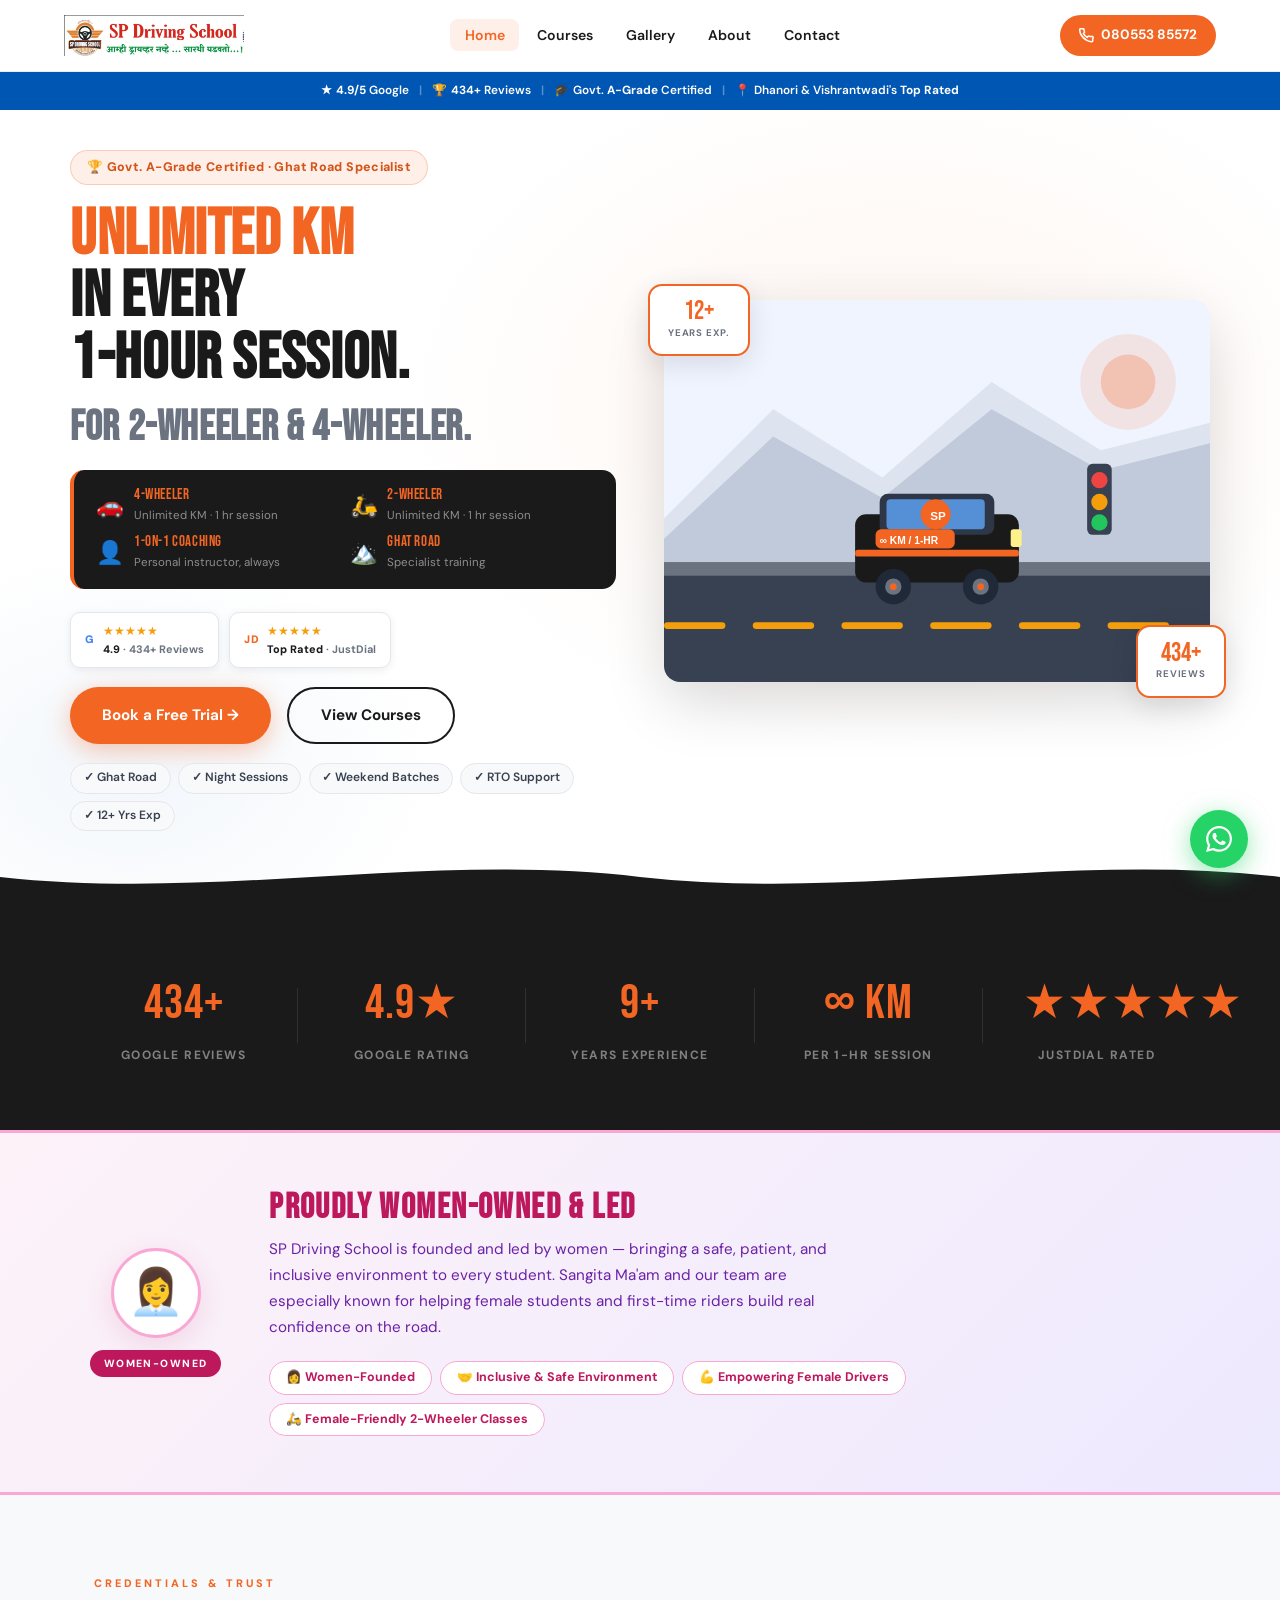
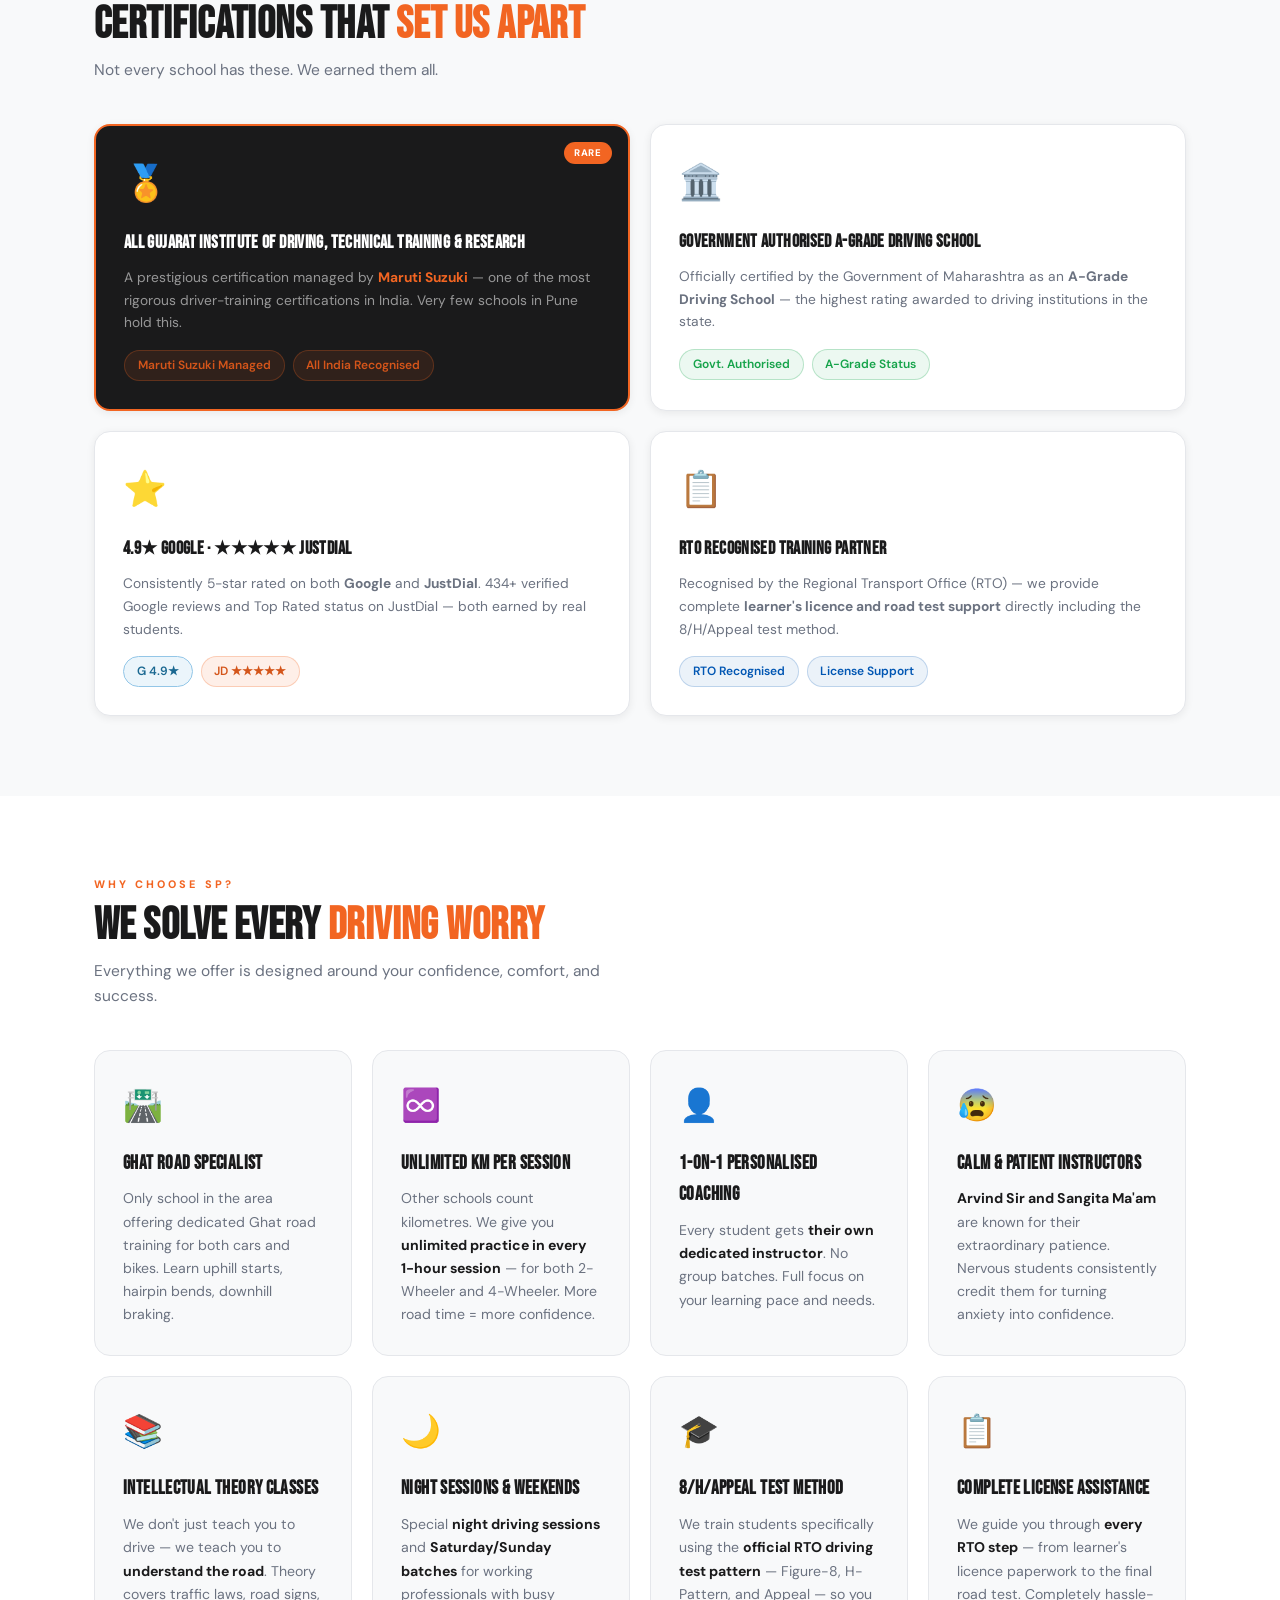
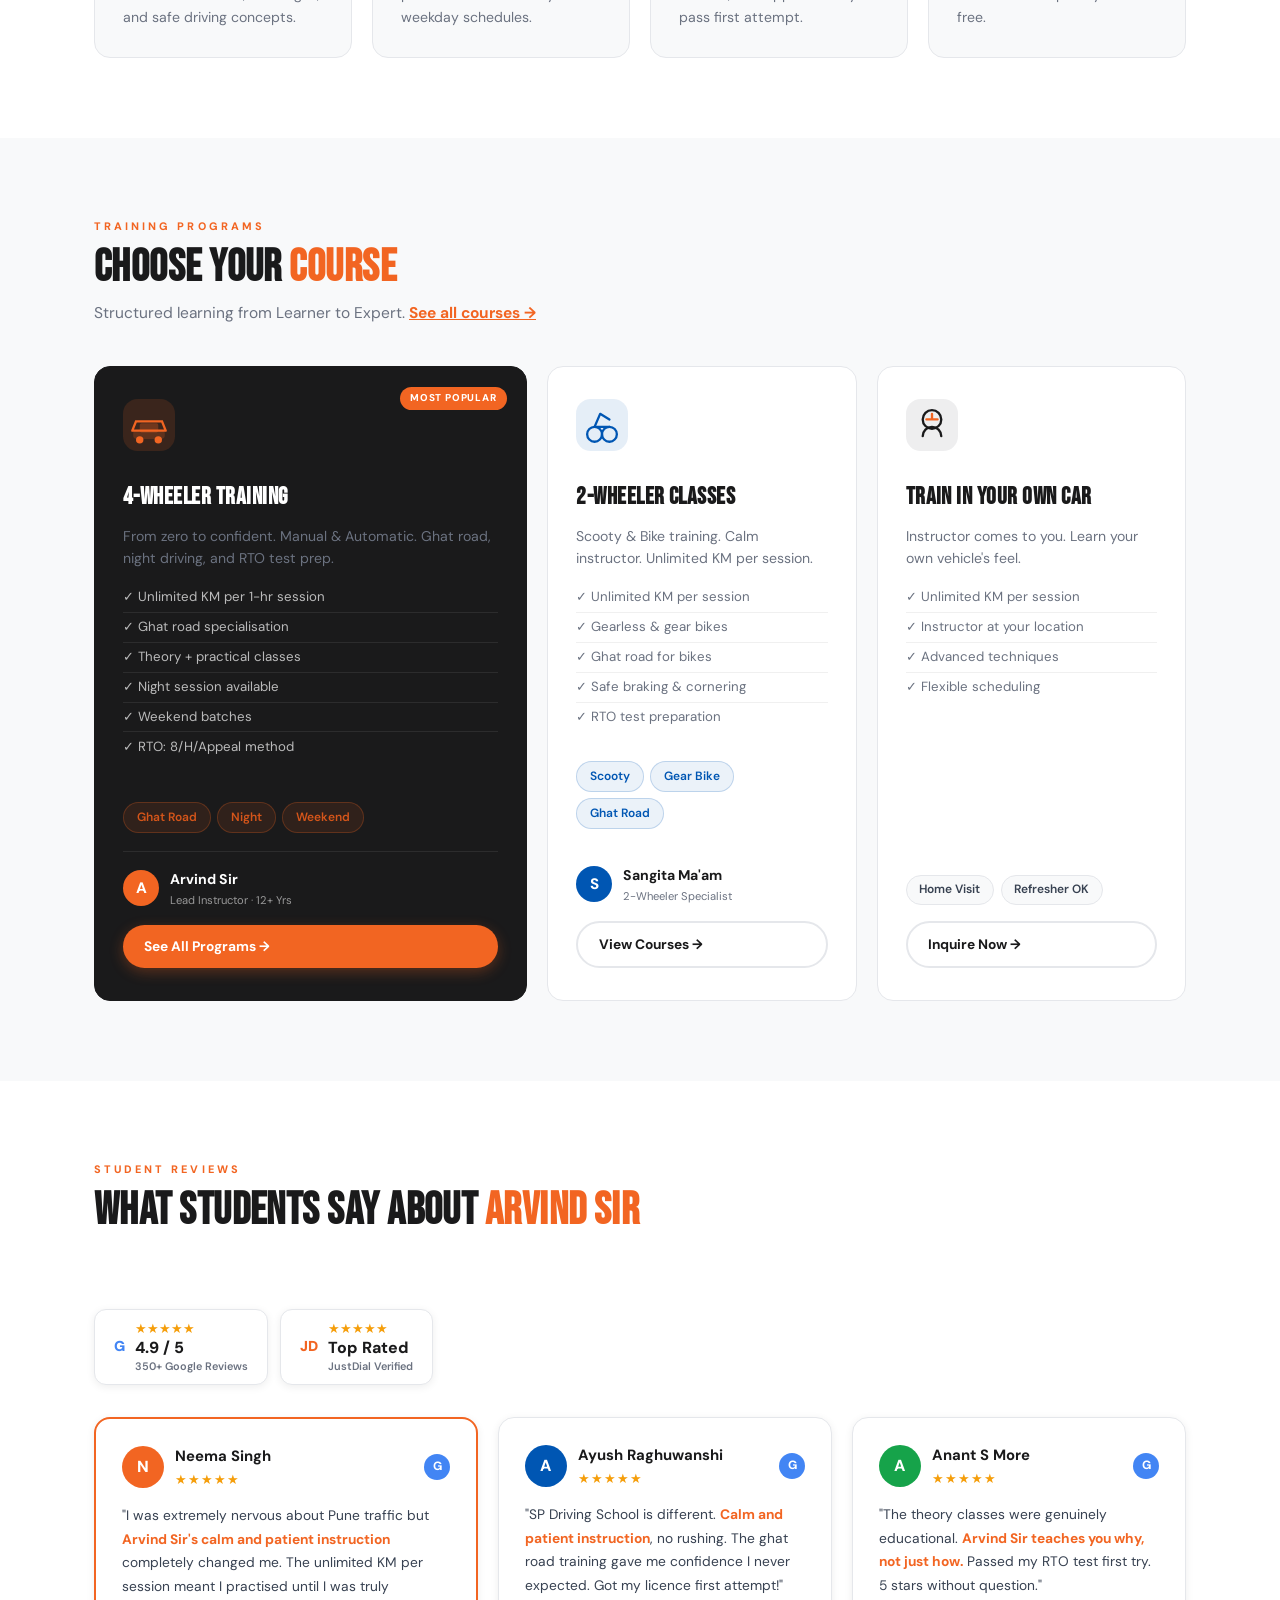
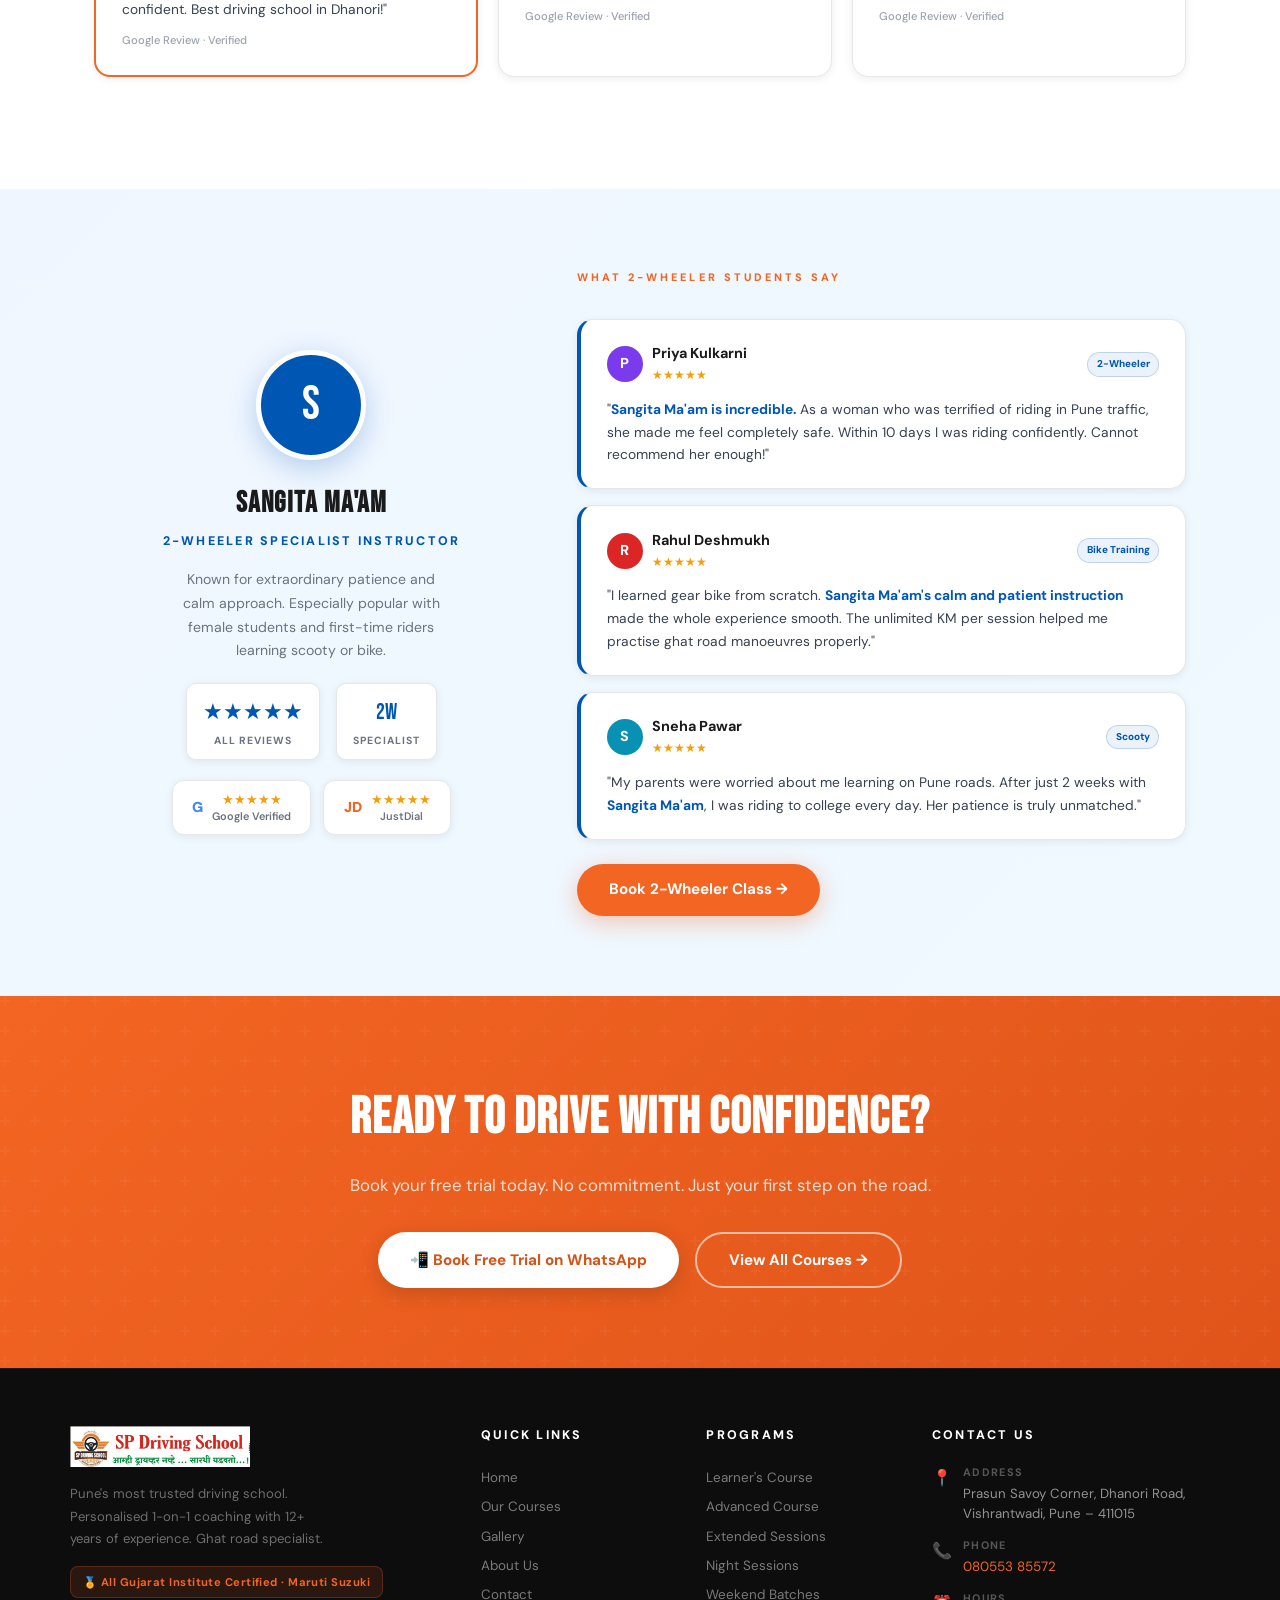
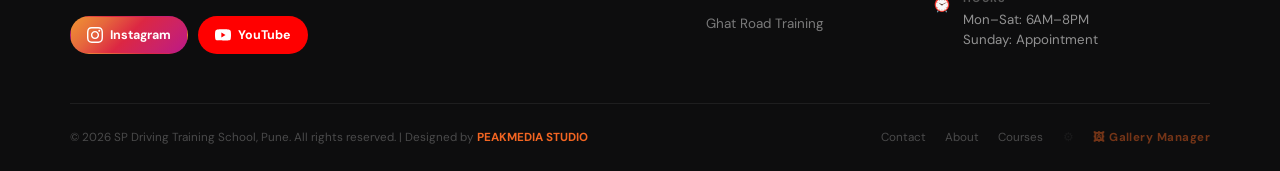
<file: index.html>
<!DOCTYPE html>
<html lang="en">
<head>
  <link rel="icon" type="image/png" href="/favicon.png">
  <script type="application/ld+json">
{
  "@context": "https://schema.org",
  "@type": "Organization",
  "name": "SP Driving School Pune",
  "url": "https://spdrivingtrainingschool.in",
  "logo": "https://spdrivingtrainingschool.in/favicon.png"
}
</script>
  <meta charset="UTF-8" />
  <meta name="viewport" content="width=device-width, initial-scale=1.0" />
  <title>SP Driving School Pune | Unlimited KM · Dhanori & Vishrantwadi</title>
  <meta name="description" content="Unlimited KM in every 1-hour session. Best driving school in Dhanori & Vishrantwadi Pune. 4.9★ Google · JustDial Top Rated. Govt A-Grade certified. Book free trial!" />
  <script type="application/ld+json">{"@context":"https://schema.org","@type":"LocalBusiness","name":"SP Driving Training School","telephone":"+918055385572","address":{"@type":"PostalAddress","streetAddress":"Prasun Savoy Corner, Dhanori Road, Vishrantwadi","addressLocality":"Pune","postalCode":"411015","addressCountry":"IN"},"aggregateRating":{"@type":"AggregateRating","ratingValue":"4.9","reviewCount":"434"}}</script>
  <link rel="preconnect" href="https://fonts.googleapis.com" />
  <link href="https://fonts.googleapis.com/css2?family=Bebas+Neue&family=DM+Sans:wght@300;400;500;600;700&display=swap" rel="stylesheet" />
  <link rel="stylesheet" href="style.css" />
  <style>
    /* ── HERO HEADLINE SIZE ── */
    .hero-headline { font-size: clamp(2.4rem,5vw,4.2rem); }

    /* ── UNLIMITED BLOCK ── */
    .hero-unlimited-block {
      background: var(--black); border-radius: 14px;
      padding: 1.1rem 1.4rem; margin-bottom: 1.4rem;
      border-left: 4px solid var(--orange);
      display: grid; grid-template-columns: 1fr 1fr; gap: .6rem;
    }
    .hub-item { display: flex; align-items: center; gap: .6rem; }
    .hub-icon { font-size: 1.4rem; flex-shrink: 0; }
    .hub-text .big { font-family: var(--font-head); font-size: .95rem; color: var(--orange); letter-spacing: .04em; line-height: 1.1; }
    .hub-text .small { font-size: .72rem; color: rgba(255,255,255,.5); margin-top: .1rem; }

    /* ── RATING BADGES ── */
    .rating-badges { display: flex; gap: .6rem; flex-wrap: wrap; margin-bottom: 1.2rem; }
    .rating-badge {
      display: flex; align-items: center; gap: .5rem;
      background: var(--white); border: 1.5px solid var(--light);
      border-radius: 10px; padding: .5rem .9rem; box-shadow: var(--shadow-sm);
    }
    .rb-logo { font-size: .68rem; font-weight: 900; letter-spacing: .04em; flex-shrink: 0; }
    .rb-logo.google { color: #4285F4; }
    .rb-logo.justdial { color: #f26522; }
    .rb-stars { color: #F59E0B; font-size: .78rem; }
    .rb-text { font-size: .68rem; font-weight: 700; color: var(--grey); }
    .rb-score { font-weight: 800; color: var(--black); }

    /* ── HERO CHIPS — single neat row ── */
    .hero-chips { display: flex; gap: .45rem; flex-wrap: wrap; align-items: center; }
    .hero-chips .chip { white-space: nowrap; }

    /* ── SERVICE CARDS — chips & button pinned to bottom ── */
    .service-card { display: flex; flex-direction: column; }
    .service-card-body { flex: 1; display: flex; flex-direction: column; }
    .service-features { flex: 1; }
    .service-chips {
      display: flex; gap: .4rem; flex-wrap: wrap;
      margin-top: auto; padding-top: .85rem; align-items: center;
    }

    /* ── SANGITA SECTION ── */
    .sangita-section { padding: 5rem 1.5rem; background: linear-gradient(135deg,#EFF6FF 0%,#F0F9FF 100%); }
    .sangita-inner { display: grid; grid-template-columns: 1fr 1.4fr; gap: 3rem; align-items: center; }
    .sangita-profile { text-align: center; }
    .sangita-avatar { width:110px;height:110px;border-radius:50%;background:var(--blue);color:white;font-family:var(--font-head);font-size:3rem;display:flex;align-items:center;justify-content:center;margin:0 auto 1.25rem;border:5px solid white;box-shadow:0 8px 28px rgba(0,86,179,.25); }
    .sangita-profile h3 { font-family:var(--font-head);font-size:1.8rem;letter-spacing:.04em;margin-bottom:.25rem; }
    .sangita-profile .role { font-size:.78rem;font-weight:800;letter-spacing:.18em;text-transform:uppercase;color:var(--blue);margin-bottom:1rem; }
    .sangita-stats { display:flex;gap:1rem;justify-content:center;flex-wrap:wrap;margin-bottom:1.25rem; }
    .ss-stat { background:white;border-radius:10px;padding:.65rem 1rem;border:1px solid var(--light);text-align:center;box-shadow:var(--shadow-sm); }
    .ss-num { font-family:var(--font-head);font-size:1.4rem;color:var(--blue); }
    .ss-label { font-size:.65rem;font-weight:700;color:var(--grey);text-transform:uppercase;letter-spacing:.1em; }
    .platform-ratings { display:flex;gap:.75rem;flex-wrap:wrap;justify-content:center; }
    .pr-badge { display:flex;align-items:center;gap:.6rem;background:white;border-radius:12px;padding:.7rem 1.2rem;border:1.5px solid var(--light);box-shadow:var(--shadow-sm); }
    .pr-logo { font-weight:900;font-size:.9rem; }
    .pr-logo.g { color:#4285F4; }
    .pr-logo.jd { color:#f26522; }
    .pr-info { line-height:1.3; }
    .pr-score { font-weight:800;font-size:1rem;color:var(--black); }
    .pr-label { font-size:.68rem;color:var(--grey);font-weight:600; }
    .pr-stars { color:#F59E0B;font-size:.8rem; }
    .sangita-reviews { display:flex;flex-direction:column;gap:1rem; }
    .s-review-card { background:white;border-radius:var(--radius);padding:1.4rem 1.6rem;box-shadow:var(--shadow-sm);border:1px solid var(--light);border-left:4px solid var(--blue);transition:var(--trans); }
    .s-review-card:hover { transform:translateX(4px);box-shadow:var(--shadow-md); }
    .s-review-header { display:flex;align-items:center;gap:.6rem;margin-bottom:.75rem; }
    .s-avatar { width:36px;height:36px;border-radius:50%;color:white;font-weight:800;font-size:.9rem;display:flex;align-items:center;justify-content:center;flex-shrink:0; }
    .s-name { font-weight:700;font-size:.9rem; }
    .s-stars { color:#F59E0B;font-size:.75rem; }
    .s-badge { margin-left:auto;font-size:.62rem;font-weight:800;background:var(--blue-lt);color:var(--blue);padding:.2rem .55rem;border-radius:50px;border:1px solid rgba(0,86,179,.2); }
    .s-text { font-size:.86rem;color:#374151;line-height:1.65; }
    .s-text strong { color:var(--blue); }

    @media (max-width:900px) { .sangita-inner { grid-template-columns:1fr; } }
    @media (max-width:640px) { .hero-unlimited-block { grid-template-columns:1fr; } }

    /* ── WOMEN-OWNED BANNER ── */
    .women-owned-banner {
      background: linear-gradient(135deg, #fdf2f8 0%, #ede9fe 100%);
      border-top: 3px solid #f9a8d4;
      border-bottom: 3px solid #f9a8d4;
      padding: 3.5rem 1.5rem;
    }
    .wob-inner {
      max-width: 1100px; margin: 0 auto;
      display: grid; grid-template-columns: auto 1fr;
      align-items: center; gap: 3rem;
    }
    .wob-left {
      display: flex; flex-direction: column; align-items: center;
      gap: .75rem; flex-shrink: 0;
    }
    .wob-icon-circle {
      width: 90px; height: 90px; border-radius: 50%;
      background: white; border: 3px solid #f9a8d4;
      box-shadow: 0 8px 28px rgba(190,24,93,.12);
      display: flex; align-items: center; justify-content: center;
      font-size: 2.8rem;
    }
    .wob-badge {
      background: #be185d; color: white;
      font-size: .65rem; font-weight: 800;
      letter-spacing: .14em; text-transform: uppercase;
      padding: .3rem .85rem; border-radius: 50px;
      white-space: nowrap;
    }
    .wob-right h2 {
      font-family: var(--font-head); font-size: 2.2rem;
      letter-spacing: .04em; color: #be185d;
      margin-bottom: .6rem; line-height: 1.1;
    }
    .wob-right p {
      font-size: .95rem; color: #6b21a8;
      line-height: 1.7; margin-bottom: 1.25rem;
      max-width: 580px;
    }
    .wob-chips {
      display: flex; gap: .5rem; flex-wrap: wrap;
    }
    .wob-chip {
      background: white; border: 1.5px solid #f9a8d4;
      border-radius: 50px; padding: .35rem 1rem;
      font-size: .78rem; font-weight: 700; color: #be185d;
      white-space: nowrap;
    }
    @media (max-width: 700px) {
      .wob-inner { grid-template-columns: 1fr; text-align: center; gap: 1.5rem; }
      .wob-left { flex-direction: row; justify-content: center; }
      .wob-chips { justify-content: center; }
      .wob-right p { max-width: 100%; }
    }
  
  </style>
</head>
<body>

  <!-- ========== HERO ========== -->
  <section class="hero" id="home">
    <div class="hero-bg-pattern"></div>
    <div class="hero-inner">
      <div class="hero-content fade-in">
        <div class="hero-badge">🏆 Govt. A-Grade Certified · Ghat Road Specialist</div>

        <h1 class="hero-headline">
          <span class="orange">Unlimited KM</span><br/>
          in Every<br/>
          1-Hour Session.<br/>
          <span style="font-size:65%;color:var(--grey);">For 2-Wheeler &amp; 4-Wheeler.</span>
        </h1>

        <!-- 2×2 unlimited block -->
        <div class="hero-unlimited-block">
          <div class="hub-item">
            <div class="hub-icon">🚗</div>
            <div class="hub-text">
              <div class="big">4-WHEELER</div>
              <div class="small">Unlimited KM · 1 hr session</div>
            </div>
          </div>
          <div class="hub-item">
            <div class="hub-icon">🛵</div>
            <div class="hub-text">
              <div class="big">2-WHEELER</div>
              <div class="small">Unlimited KM · 1 hr session</div>
            </div>
          </div>
          <div class="hub-item">
            <div class="hub-icon">👤</div>
            <div class="hub-text">
              <div class="big">1-ON-1 COACHING</div>
              <div class="small">Personal instructor, always</div>
            </div>
          </div>
          <div class="hub-item">
            <div class="hub-icon">🏔️</div>
            <div class="hub-text">
              <div class="big">GHAT ROAD</div>
              <div class="small">Specialist training</div>
            </div>
          </div>
        </div>

        <!-- Rating badges -->
        <div class="rating-badges">
          <div class="rating-badge">
            <div class="rb-logo google">G</div>
            <div>
              <div class="rb-stars">★★★★★</div>
              <div class="rb-text"><span class="rb-score">4.9</span> · 434+ Reviews</div>
            </div>
          </div>
          <div class="rating-badge">
            <div class="rb-logo justdial">JD</div>
            <div>
              <div class="rb-stars">★★★★★</div>
              <div class="rb-text"><span class="rb-score">Top Rated</span> · JustDial</div>
            </div>
          </div>
        </div>

        <div class="hero-actions" style="margin-bottom:1.2rem;">
          <a href="https://wa.me/918055385572?text=Hi!%20I%20want%20to%20book%20a%20free%20trial%20lesson." class="btn-primary" target="_blank">Book a Free Trial →</a>
          <a href="courses.html" class="btn-secondary">View Courses</a>
        </div>

        <!-- Chips — clean single line -->
        <div class="hero-chips">
          <span class="chip">✓ Ghat Road</span>
          <span class="chip">✓ Night Sessions</span>
          <span class="chip">✓ Weekend Batches</span>
          <span class="chip">✓ RTO Support</span>
          <span class="chip">✓ 12+ Yrs Exp</span>
        </div>
      </div>

      <div class="hero-visual fade-in">
        <div class="hero-card-stack">
          <div class="hero-stat-card card-float-1">
            <div class="hsc-num">12+</div>
            <div class="hsc-label">Years Exp.</div>
          </div>
          <div class="hero-main-visual">
            <svg viewBox="0 0 400 280" fill="none" xmlns="http://www.w3.org/2000/svg" class="road-svg">
              <rect width="400" height="280" fill="#F0F4FF"/>
              <circle cx="340" cy="60" r="35" fill="#F26522" opacity="0.12"/>
              <circle cx="340" cy="60" r="20" fill="#F26522" opacity="0.25"/>
              <path d="M0 160 L80 80 L160 130 L240 60 L320 110 L400 90 L400 200 L0 200Z" fill="#CBD5E1" opacity="0.5"/>
              <path d="M0 175 L80 100 L160 145 L240 80 L320 125 L400 105 L400 200 L0 200Z" fill="#93A3B8" opacity="0.4"/>
              <rect x="0" y="200" width="400" height="80" fill="#374151"/>
              <rect x="0" y="192" width="400" height="10" fill="#6B7280"/>
              <rect x="0" y="236" width="45" height="5" fill="#F59E0B" rx="2.5"/>
              <rect x="65" y="236" width="45" height="5" fill="#F59E0B" rx="2.5"/>
              <rect x="130" y="236" width="45" height="5" fill="#F59E0B" rx="2.5"/>
              <rect x="195" y="236" width="45" height="5" fill="#F59E0B" rx="2.5"/>
              <rect x="260" y="236" width="45" height="5" fill="#F59E0B" rx="2.5"/>
              <rect x="325" y="236" width="45" height="5" fill="#F59E0B" rx="2.5"/>
              <rect x="140" y="157" width="120" height="50" fill="#1A1A1B" rx="8"/>
              <rect x="158" y="142" width="84" height="30" fill="#2D3748" rx="6"/>
              <rect x="163" y="146" width="34" height="22" fill="#60A5FA" rx="3" opacity="0.8"/>
              <rect x="201" y="146" width="34" height="22" fill="#60A5FA" rx="3" opacity="0.8"/>
              <rect x="140" y="183" width="120" height="5" fill="#F26522" rx="2"/>
              <circle cx="168" cy="210" r="13" fill="#1F2937"/><circle cx="168" cy="210" r="6" fill="#6B7280"/><circle cx="168" cy="210" r="2.5" fill="#F26522"/>
              <circle cx="232" cy="210" r="13" fill="#1F2937"/><circle cx="232" cy="210" r="6" fill="#6B7280"/><circle cx="232" cy="210" r="2.5" fill="#F26522"/>
              <rect x="254" y="168" width="8" height="13" fill="#FEF08A" rx="2"/>
              <rect x="155" y="168" width="58" height="14" fill="#F26522" rx="4"/>
              <text x="158" y="179" fill="white" font-size="7.5" font-weight="bold" font-family="sans-serif">∞ KM / 1-HR</text>
              <rect x="310" y="120" width="18" height="52" fill="#374151" rx="4"/>
              <circle cx="319" cy="132" r="6" fill="#EF4444"/>
              <circle cx="319" cy="148" r="6" fill="#F59E0B"/>
              <circle cx="319" cy="163" r="6" fill="#22C55E"/>
              <circle cx="199" cy="157" r="11" fill="#F26522"/>
              <text x="195" y="161" fill="white" font-size="8.5" font-weight="bold" font-family="sans-serif">SP</text>
            </svg>
          </div>
          <div class="hero-stat-card card-float-2">
            <div class="hsc-num">434+</div>
            <div class="hsc-label">Reviews</div>
          </div>
        </div>
      </div>
    </div>
    <div class="wave-divider">
      <svg viewBox="0 0 1440 55" fill="none" xmlns="http://www.w3.org/2000/svg" preserveAspectRatio="none">
        <path d="M0,28 C240,55 480,0 720,28 C960,55 1200,0 1440,28 L1440,55 L0,55 Z" fill="#1A1A1B"/>
      </svg>
    </div>
  </section>

  <!-- ========== STATS STRIP ========== -->
  <section class="stats-strip">
    <div class="stats-inner">
      <div class="stat-block fade-in"><div class="stat-big">434+</div><div class="stat-desc">Google Reviews</div></div>
      <div class="stat-divider"></div>
      <div class="stat-block fade-in"><div class="stat-big">4.9★</div><div class="stat-desc">Google Rating</div></div>
      <div class="stat-divider"></div>
      <div class="stat-block fade-in"><div class="stat-big">12+</div><div class="stat-desc">Years Experience</div></div>
      <div class="stat-divider"></div>
      <div class="stat-block fade-in"><div class="stat-big">∞ KM</div><div class="stat-desc">Per 1-Hr Session</div></div>
      <div class="stat-divider"></div>
      <div class="stat-block fade-in"><div class="stat-big">★★★★★</div><div class="stat-desc">JustDial Rated</div></div>
    </div>
  </section>

  <!-- ========== WOMEN-OWNED BANNER ========== -->
  <section class="women-owned-banner">
    <div class="wob-inner">
      <div class="wob-left">
        <div class="wob-icon-circle">👩‍💼</div>
        <div class="wob-badge">Women-Owned</div>
      </div>
      <div class="wob-right">
        <h2>Proudly Women-Owned &amp; Led</h2>
        <p>SP Driving School is founded and led by women — bringing a safe, patient, and inclusive environment to every student. Sangita Ma'am and our team are especially known for helping female students and first-time riders build real confidence on the road.</p>
        <div class="wob-chips">
          <span class="wob-chip">👩 Women-Founded</span>
          <span class="wob-chip">🤝 Inclusive &amp; Safe Environment</span>
          <span class="wob-chip">💪 Empowering Female Drivers</span>
          <span class="wob-chip">🛵 Female-Friendly 2-Wheeler Classes</span>
        </div>
      </div>
    </div>
  </section>

  <!-- ========== CERTIFICATIONS ========== -->
  <section class="certifications" id="certifications">
    <div class="container">
      <span class="section-label fade-in">CREDENTIALS & TRUST</span>
      <h2 class="section-title fade-in">Certifications That <span class="orange">Set Us Apart</span></h2>
      <p class="section-sub fade-in">Not every school has these. We earned them all.</p>
      <div class="cert-grid">
        <div class="cert-card featured-cert fade-in">
          <div class="cert-ribbon">RARE</div>
          <div class="cert-icon">🏅</div>
          <h3>All Gujarat Institute of Driving, Technical Training &amp; Research</h3>
          <p>A prestigious certification managed by <strong style="color:var(--orange)">Maruti Suzuki</strong> — one of the most rigorous driver-training certifications in India. Very few schools in Pune hold this.</p>
          <div style="display:flex;gap:.5rem;flex-wrap:wrap;margin-top:1rem;">
            <span class="chip chip-orange">Maruti Suzuki Managed</span>
            <span class="chip chip-orange">All India Recognised</span>
          </div>
        </div>
        <div class="cert-card fade-in">
          <div class="cert-icon">🏛️</div>
          <h3>Government Authorised A-Grade Driving School</h3>
          <p>Officially certified by the Government of Maharashtra as an <strong>A-Grade Driving School</strong> — the highest rating awarded to driving institutions in the state.</p>
          <div style="display:flex;gap:.5rem;flex-wrap:wrap;margin-top:1rem;">
            <span class="chip chip-green">Govt. Authorised</span>
            <span class="chip chip-green">A-Grade Status</span>
          </div>
        </div>
        <div class="cert-card fade-in">
          <div class="cert-icon">⭐</div>
          <h3>4.9★ Google · ★★★★★ JustDial</h3>
          <p>Consistently 5-star rated on both <strong>Google</strong> and <strong>JustDial</strong>. 434+ verified Google reviews and Top Rated status on JustDial — both earned by real students.</p>
          <div style="display:flex;gap:.5rem;flex-wrap:wrap;margin-top:1rem;">
            <span class="chip" style="background:#EBF5FB;border-color:#93C6E7;color:#1A6891;">G 4.9★</span>
            <span class="chip chip-orange">JD ★★★★★</span>
          </div>
        </div>
        <div class="cert-card fade-in">
          <div class="cert-icon">📋</div>
          <h3>RTO Recognised Training Partner</h3>
          <p>Recognised by the Regional Transport Office (RTO) — we provide complete <strong>learner's licence and road test support</strong> directly including the 8/H/Appeal test method.</p>
          <div style="display:flex;gap:.5rem;flex-wrap:wrap;margin-top:1rem;">
            <span class="chip chip-blue">RTO Recognised</span>
            <span class="chip chip-blue">License Support</span>
          </div>
        </div>
      </div>
    </div>
  </section>

  <!-- ========== WHY SP ========== -->
  <section class="why-us" id="why">
    <div class="container">
      <span class="section-label fade-in">WHY CHOOSE SP?</span>
      <h2 class="section-title fade-in">We Solve Every <span class="orange">Driving Worry</span></h2>
      <p class="section-sub fade-in">Everything we offer is designed around your confidence, comfort, and success.</p>
      <div class="why-grid">
        <div class="why-card fade-in"><div class="why-icon">🛣️</div><h3>Ghat Road Specialist</h3><p>Only school in the area offering dedicated Ghat road training for both cars and bikes. Learn uphill starts, hairpin bends, downhill braking.</p></div>
        <div class="why-card fade-in"><div class="why-icon">♾️</div><h3>Unlimited KM Per Session</h3><p>Other schools count kilometres. We give you <strong>unlimited practice in every 1-hour session</strong> — for both 2-Wheeler and 4-Wheeler. More road time = more confidence.</p></div>
        <div class="why-card fade-in"><div class="why-icon">👤</div><h3>1-on-1 Personalised Coaching</h3><p>Every student gets <strong>their own dedicated instructor</strong>. No group batches. Full focus on your learning pace and needs.</p></div>
        <div class="why-card fade-in"><div class="why-icon">😰</div><h3>Calm &amp; Patient Instructors</h3><p><strong>Arvind Sir and Sangita Ma'am</strong> are known for their extraordinary patience. Nervous students consistently credit them for turning anxiety into confidence.</p></div>
        <div class="why-card fade-in"><div class="why-icon">📚</div><h3>Intellectual Theory Classes</h3><p>We don't just teach you to drive — we teach you to <strong>understand the road</strong>. Theory covers traffic laws, road signs, and safe driving concepts.</p></div>
        <div class="why-card fade-in"><div class="why-icon">🌙</div><h3>Night Sessions &amp; Weekends</h3><p>Special <strong>night driving sessions</strong> and <strong>Saturday/Sunday batches</strong> for working professionals with busy weekday schedules.</p></div>
        <div class="why-card fade-in"><div class="why-icon">🎓</div><h3>8/H/Appeal Test Method</h3><p>We train students specifically using the <strong>official RTO driving test pattern</strong> — Figure-8, H-Pattern, and Appeal — so you pass first attempt.</p></div>
        <div class="why-card fade-in"><div class="why-icon">📋</div><h3>Complete License Assistance</h3><p>We guide you through <strong>every RTO step</strong> — from learner's licence paperwork to the final road test. Completely hassle-free.</p></div>
      </div>
    </div>
  </section>

  <!-- ========== SERVICES ========== -->
  <section class="services-overview" id="services">
    <div class="container">
      <span class="section-label fade-in">TRAINING PROGRAMS</span>
      <h2 class="section-title fade-in">Choose Your <span class="orange">Course</span></h2>
      <p class="section-sub fade-in">Structured learning from Learner to Expert. <a href="courses.html" style="color:var(--orange);font-weight:700;">See all courses →</a></p>
      <div class="services-bento">

        <!-- 4-Wheeler -->
        <div class="service-card service-main fade-in">
          <div class="service-tag">MOST POPULAR</div>
          <div class="service-icon-wrap">
            <svg width="52" height="52" viewBox="0 0 56 56" fill="none"><rect width="56" height="56" rx="16" fill="#F26522" opacity="0.15"/><path d="M10 34h36M10 34l4-10h28l4 10" stroke="#F26522" stroke-width="2.5" stroke-linecap="round"/><rect x="12" y="34" width="32" height="8" rx="3" fill="#F26522" opacity="0.2" stroke="#F26522" stroke-width="2"/><circle cx="18" cy="44" r="4" fill="#F26522"/><circle cx="38" cy="44" r="4" fill="#F26522"/><rect x="18" y="26" width="20" height="10" rx="2" fill="#F26522" opacity="0.3"/></svg>
          </div>
          <h3>4-Wheeler Training</h3>
          <p>From zero to confident. Manual &amp; Automatic. Ghat road, night driving, and RTO test prep.</p>
          <div class="service-card-body">
            <ul class="service-features">
              <li>✓ Unlimited KM per 1-hr session</li>
              <li>✓ Ghat road specialisation</li>
              <li>✓ Theory + practical classes</li>
              <li>✓ Night session available</li>
              <li>✓ Weekend batches</li>
              <li>✓ RTO: 8/H/Appeal method</li>
            </ul>
            <!-- chips + instructor always at bottom -->
            <div class="service-chips">
              <span class="chip chip-orange">Ghat Road</span>
              <span class="chip chip-orange">Night</span>
              <span class="chip chip-orange">Weekend</span>
            </div>
            <div class="service-instructor">
              <div class="inst-avatar inst-orange">A</div>
              <div><div class="inst-name">Arvind Sir</div><div class="inst-tag">Lead Instructor · 12+ Yrs</div></div>
            </div>
            <a href="courses.html" class="btn-service" style="margin-top:1rem;">See All Programs →</a>
          </div>
        </div>

        <!-- 2-Wheeler -->
        <div class="service-card fade-in">
          <div class="service-icon-wrap">
            <svg width="52" height="52" viewBox="0 0 56 56" fill="none"><rect width="56" height="56" rx="16" fill="#0056b3" opacity="0.1"/><ellipse cx="20" cy="38" rx="8" ry="8" stroke="#0056b3" stroke-width="2.5" fill="none"/><ellipse cx="36" cy="38" rx="8" ry="8" stroke="#0056b3" stroke-width="2.5" fill="none"/><path d="M20 30l6-14 10 6" stroke="#0056b3" stroke-width="2.5" stroke-linecap="round" stroke-linejoin="round"/><path d="M20 30h16" stroke="#0056b3" stroke-width="2.5" stroke-linecap="round"/></svg>
          </div>
          <h3>2-Wheeler Classes</h3>
          <p>Scooty &amp; Bike training. Calm instructor. Unlimited KM per session.</p>
          <div class="service-card-body">
            <ul class="service-features">
              <li>✓ Unlimited KM per session</li>
              <li>✓ Gearless &amp; gear bikes</li>
              <li>✓ Ghat road for bikes</li>
              <li>✓ Safe braking &amp; cornering</li>
              <li>✓ RTO test preparation</li>
            </ul>
            <div class="service-chips">
              <span class="chip chip-blue">Scooty</span>
              <span class="chip chip-blue">Gear Bike</span>
              <span class="chip chip-blue">Ghat Road</span>
            </div>
            <div class="service-instructor">
              <div class="inst-avatar inst-blue">S</div>
              <div><div class="inst-name">Sangita Ma'am</div><div class="inst-tag">2-Wheeler Specialist</div></div>
            </div>
            <a href="courses.html" class="btn-service-outline" style="margin-top:1rem;">View Courses →</a>
          </div>
        </div>

        <!-- Own Car -->
        <div class="service-card fade-in">
          <div class="service-icon-wrap">
            <svg width="52" height="52" viewBox="0 0 56 56" fill="none"><rect width="56" height="56" rx="16" fill="#1A1A1B" opacity="0.07"/><circle cx="28" cy="22" r="10" stroke="#1A1A1B" stroke-width="2.5" fill="none"/><path d="M18 40c0-5.523 4.477-10 10-10s10 4.477 10 10" stroke="#1A1A1B" stroke-width="2.5" stroke-linecap="round"/><path d="M28 16v6M22 22h12" stroke="#F26522" stroke-width="2.5" stroke-linecap="round"/></svg>
          </div>
          <h3>Train in Your Own Car</h3>
          <p>Instructor comes to you. Learn your own vehicle's feel.</p>
          <div class="service-card-body">
            <ul class="service-features">
              <li>✓ Unlimited KM per session</li>
              <li>✓ Instructor at your location</li>
              <li>✓ Advanced techniques</li>
              <li>✓ Flexible scheduling</li>
            </ul>
            <div class="service-chips">
              <span class="chip">Home Visit</span>
              <span class="chip">Refresher OK</span>
            </div>
            <a href="contact.html" class="btn-service-outline" style="margin-top:1rem;">Inquire Now →</a>
          </div>
        </div>

      </div>
    </div>
  </section>

  <!-- ========== ARVIND SIR REVIEWS ========== -->
  <section class="reviews-section" id="reviews">
    <div class="container">
      <span class="section-label fade-in">STUDENT REVIEWS</span>
      <h2 class="section-title fade-in">What Students Say About <span class="orange">Arvind Sir</span></h2>
      <p class="section-sub fade-in">434+ Google reviews. Here are some that stood out.</p>

      <!-- Platform ratings -->
      <div class="platform-ratings fade-in" style="justify-content:flex-start;margin-bottom:2rem;">
        <div class="pr-badge">
          <div class="pr-logo g">G</div>
          <div class="pr-info"><div class="pr-stars">★★★★★</div><div class="pr-score">4.9 / 5</div><div class="pr-label">350+ Google Reviews</div></div>
        </div>
        <div class="pr-badge">
          <div class="pr-logo jd">JD</div>
          <div class="pr-info"><div class="pr-stars">★★★★★</div><div class="pr-score">Top Rated</div><div class="pr-label">JustDial Verified</div></div>
        </div>
      </div>

      <div class="review-wall">
        <div class="review-card featured fade-in">
          <div class="review-header">
            <div class="reviewer-avatar" style="background:#F26522">N</div>
            <div class="reviewer-info"><div class="reviewer-name">Neema Singh</div><div class="review-stars">★★★★★</div></div>
            <div class="google-badge">G</div>
          </div>
          <p class="review-text">"I was extremely nervous about Pune traffic but <strong>Arvind Sir's calm and patient instruction</strong> completely changed me. The unlimited KM per session meant I practised until I was truly confident. Best driving school in Dhanori!"</p>
          <div class="review-date">Google Review · Verified</div>
        </div>
        <div class="review-card fade-in">
          <div class="review-header">
            <div class="reviewer-avatar" style="background:#0056b3">A</div>
            <div class="reviewer-info"><div class="reviewer-name">Ayush Raghuwanshi</div><div class="review-stars">★★★★★</div></div>
            <div class="google-badge">G</div>
          </div>
          <p class="review-text">"SP Driving School is different. <strong>Calm and patient instruction</strong>, no rushing. The ghat road training gave me confidence I never expected. Got my licence first attempt!"</p>
          <div class="review-date">Google Review · Verified</div>
        </div>
        <div class="review-card fade-in">
          <div class="review-header">
            <div class="reviewer-avatar" style="background:#16A34A">A</div>
            <div class="reviewer-info"><div class="reviewer-name">Anant S More</div><div class="review-stars">★★★★★</div></div>
            <div class="google-badge">G</div>
          </div>
          <p class="review-text">"The theory classes were genuinely educational. <strong>Arvind Sir teaches you why, not just how.</strong> Passed my RTO test first try. 5 stars without question."</p>
          <div class="review-date">Google Review · Verified</div>
        </div>
      </div>
    </div>
  </section>

  <!-- ========== SANGITA MA'AM — 2-Wheeler Reviews ========== -->
  <section class="sangita-section">
    <div class="container">
      <div class="sangita-inner">
        <div class="sangita-profile fade-in">
          <div class="sangita-avatar">S</div>
          <h3>Sangita Ma'am</h3>
          <div class="role">2-Wheeler Specialist Instructor</div>
          <p style="font-size:.88rem;color:var(--grey);line-height:1.7;max-width:280px;margin:0 auto 1.25rem;">Known for extraordinary patience and calm approach. Especially popular with female students and first-time riders learning scooty or bike.</p>
          <div class="sangita-stats">
            <div class="ss-stat"><div class="ss-num">★★★★★</div><div class="ss-label">All Reviews</div></div>
            <div class="ss-stat"><div class="ss-num">2W</div><div class="ss-label">Specialist</div></div>
          </div>
          <div class="platform-ratings">
            <div class="pr-badge"><div class="pr-logo g">G</div><div class="pr-info"><div class="pr-stars">★★★★★</div><div class="pr-label">Google Verified</div></div></div>
            <div class="pr-badge"><div class="pr-logo jd">JD</div><div class="pr-info"><div class="pr-stars">★★★★★</div><div class="pr-label">JustDial</div></div></div>
          </div>
        </div>

        <div class="sangita-reviews fade-in">
          <span class="section-label" style="margin-bottom:1rem;display:block;">WHAT 2-WHEELER STUDENTS SAY</span>
          <div class="s-review-card">
            <div class="s-review-header">
              <div class="s-avatar" style="background:#7C3AED">P</div>
              <div><div class="s-name">Priya Kulkarni</div><div class="s-stars">★★★★★</div></div>
              <div class="s-badge">2-Wheeler</div>
            </div>
            <p class="s-text">"<strong>Sangita Ma'am is incredible.</strong> As a woman who was terrified of riding in Pune traffic, she made me feel completely safe. Within 10 days I was riding confidently. Cannot recommend her enough!"</p>
          </div>
          <div class="s-review-card">
            <div class="s-review-header">
              <div class="s-avatar" style="background:#DC2626">R</div>
              <div><div class="s-name">Rahul Deshmukh</div><div class="s-stars">★★★★★</div></div>
              <div class="s-badge">Bike Training</div>
            </div>
            <p class="s-text">"I learned gear bike from scratch. <strong>Sangita Ma'am's calm and patient instruction</strong> made the whole experience smooth. The unlimited KM per session helped me practise ghat road manoeuvres properly."</p>
          </div>
          <div class="s-review-card">
            <div class="s-review-header">
              <div class="s-avatar" style="background:#0891B2">S</div>
              <div><div class="s-name">Sneha Pawar</div><div class="s-stars">★★★★★</div></div>
              <div class="s-badge">Scooty</div>
            </div>
            <p class="s-text">"My parents were worried about me learning on Pune roads. After just 2 weeks with <strong>Sangita Ma'am</strong>, I was riding to college every day. Her patience is truly unmatched."</p>
          </div>
          <a href="https://wa.me/918055385572?text=Hi!%20I%20want%20to%20inquire%20about%202-Wheeler%20training%20with%20Sangita%20Ma%27am." class="btn-primary" target="_blank" style="margin-top:.5rem;align-self:flex-start;">Book 2-Wheeler Class →</a>
        </div>
      </div>
    </div>
  </section>

  <!-- ========== CTA BAND ========== -->
  <section class="cta-band">
    <h2>Ready to Drive with Confidence?</h2>
    <p>Book your free trial today. No commitment. Just your first step on the road.</p>
    <div class="cta-buttons">
      <a href="https://wa.me/918055385572?text=Hi!%20I%20want%20to%20book%20a%20free%20trial%20lesson." class="btn-white" target="_blank">📲 Book Free Trial on WhatsApp</a>
      <a href="courses.html" class="btn-white-outline">View All Courses →</a>
    </div>
  </section>

  <script src="components.js"></script>
</body>
</html>
</file>
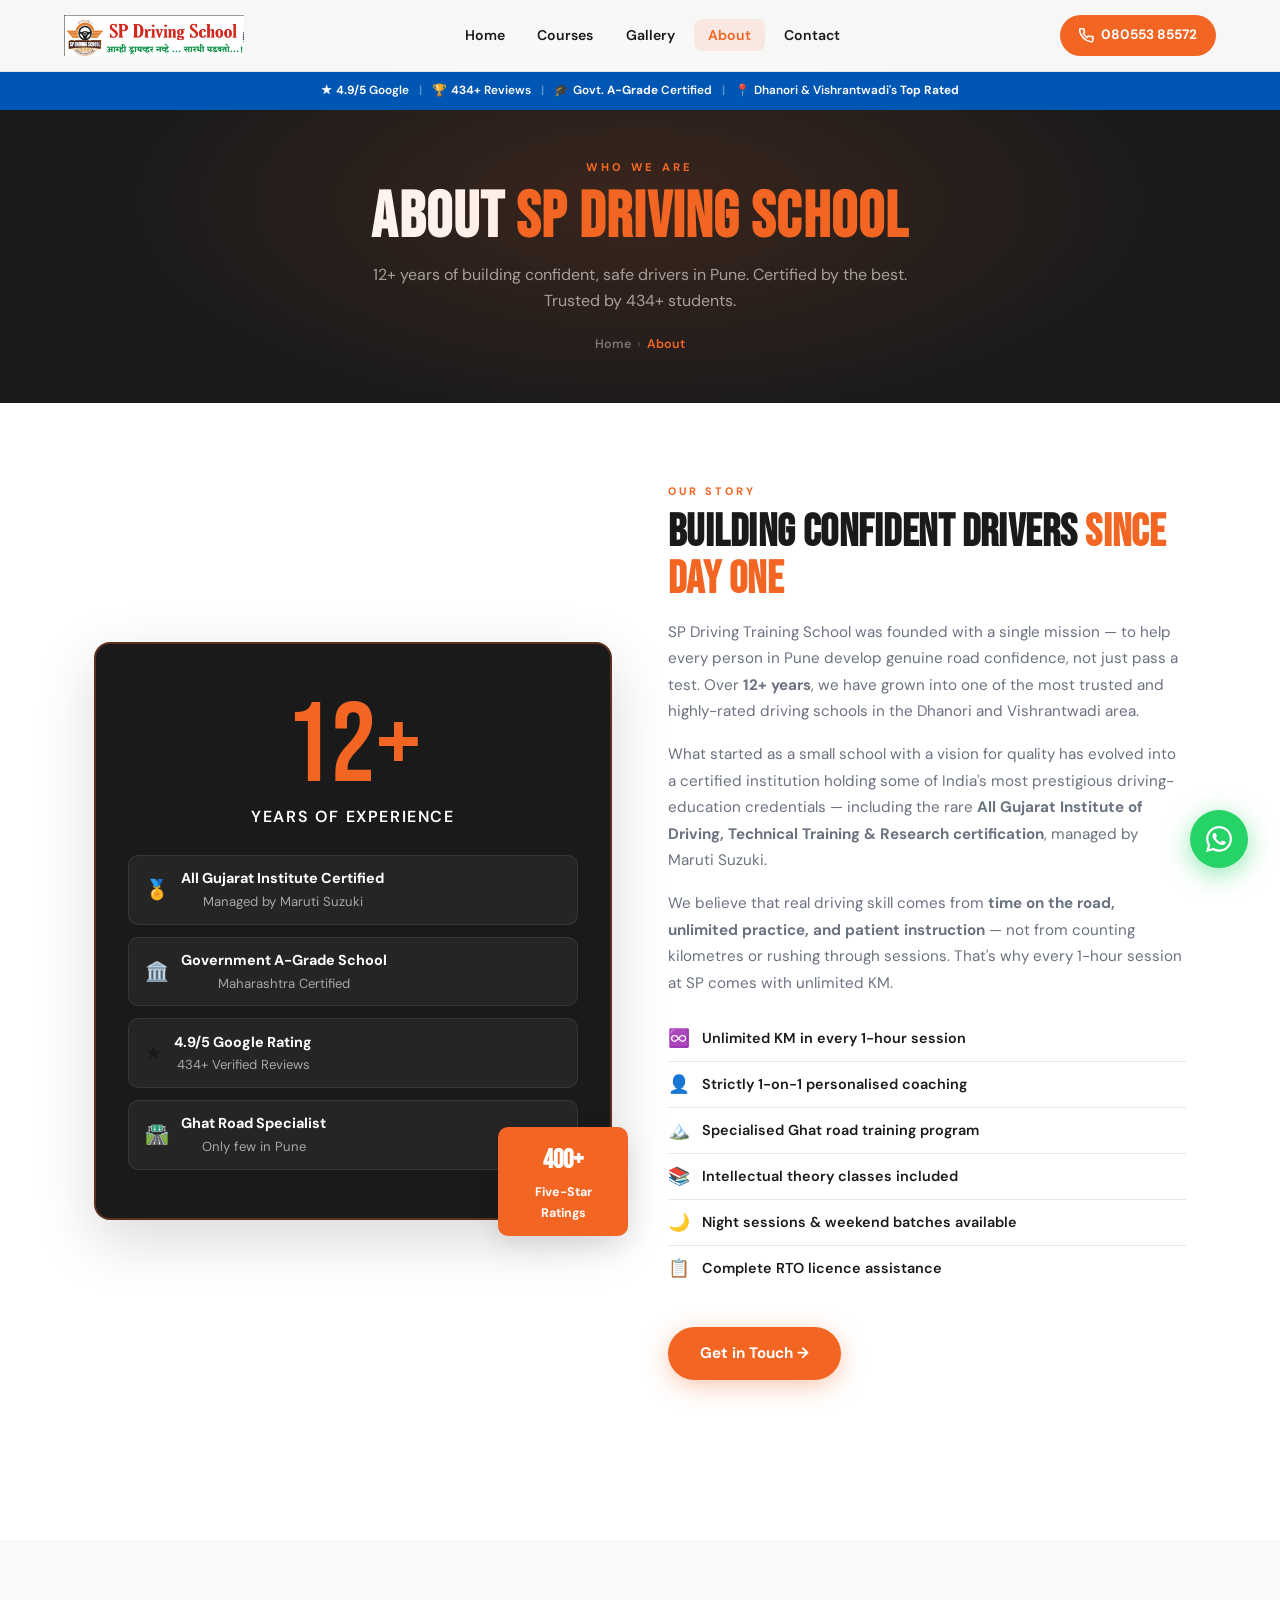
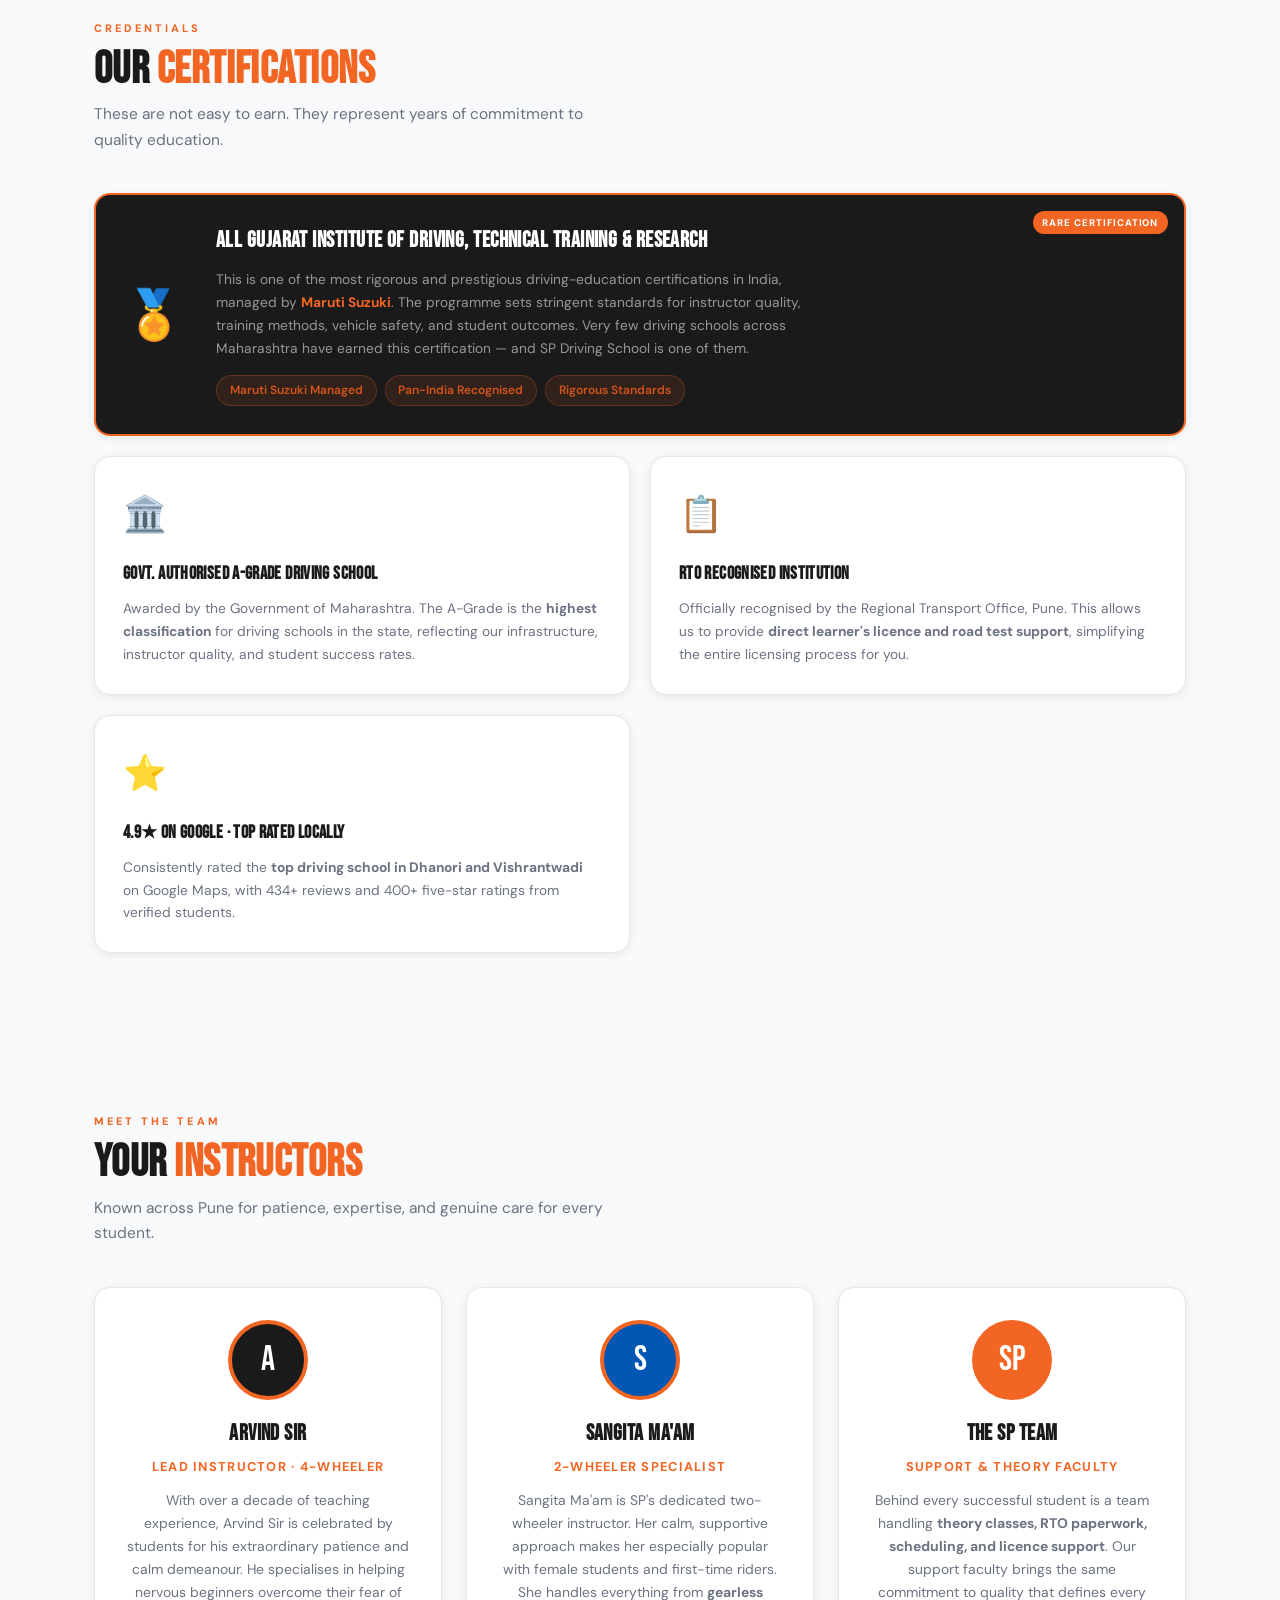
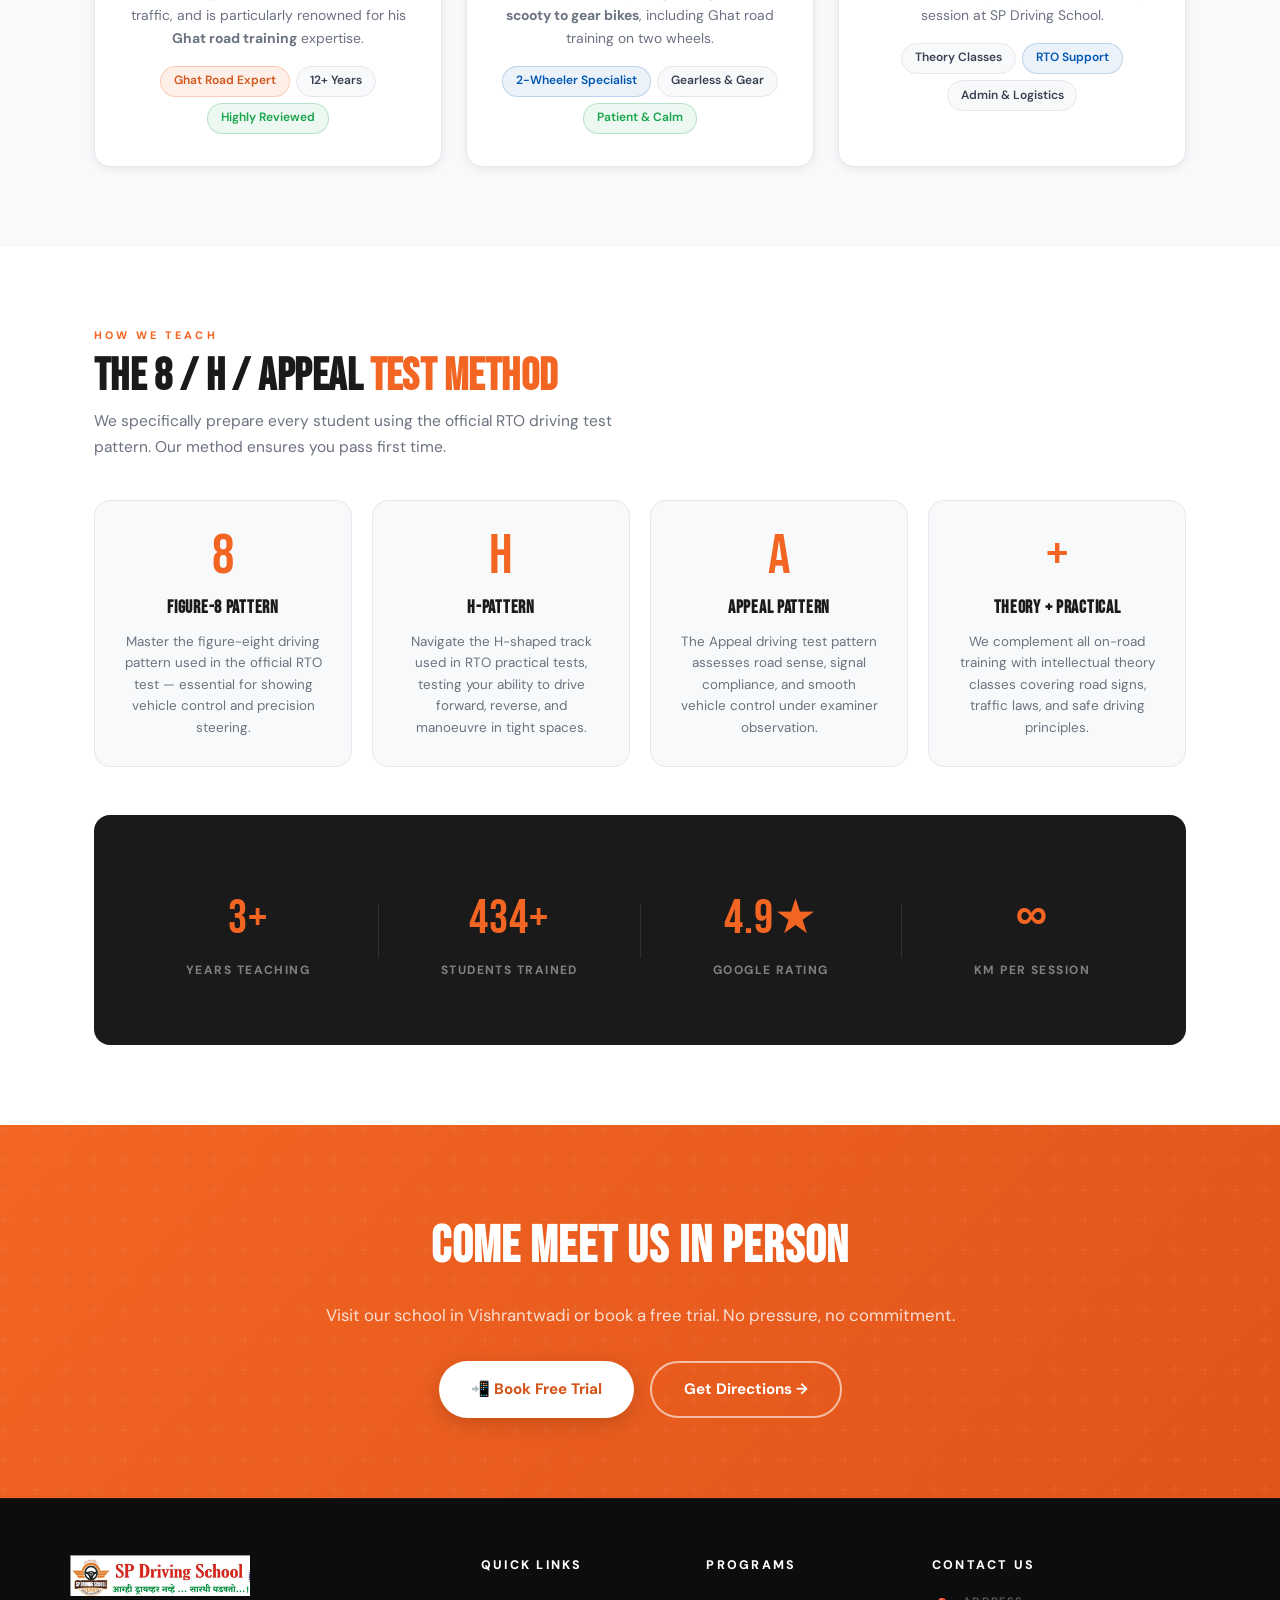
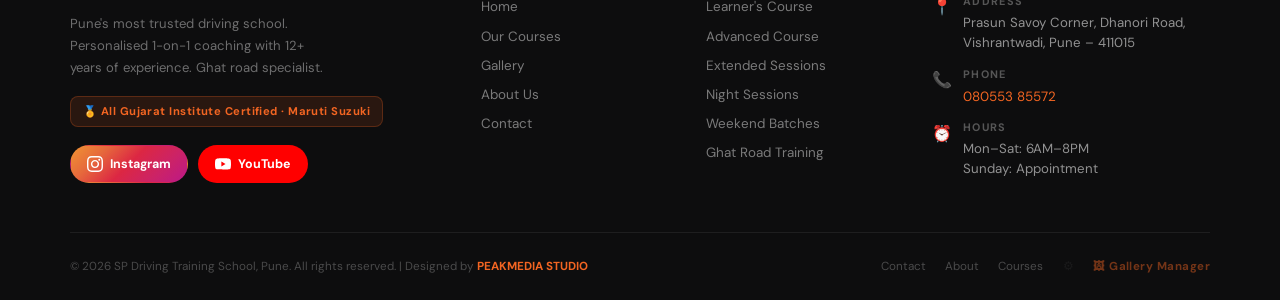
<file: about.html>
<!DOCTYPE html>
<html lang="en">
<head>
  <meta charset="UTF-8" />
  <meta name="viewport" content="width=device-width, initial-scale=1.0" />
  <title>About Us | SP Driving School Pune</title>
  <meta name="description" content="12+ years of experience. All Gujarat Institute certified by Maruti Suzuki. Govt. A-Grade driving school. Meet Arvind Sir and Sangita Ma'am." />
  <link rel="preconnect" href="https://fonts.googleapis.com" />
  <link href="https://fonts.googleapis.com/css2?family=Bebas+Neue&family=DM+Sans:wght@300;400;500;600;700&display=swap" rel="stylesheet" />
  <link rel="stylesheet" href="style.css" />
</head>
<body>

  <!-- ========== PAGE HERO ========== -->
  <div class="page-hero">
    <div class="page-hero-label">Who We Are</div>
    <h1>About <span class="orange">SP Driving School</span></h1>
    <p>12+ years of building confident, safe drivers in Pune. Certified by the best. Trusted by 434+ students.</p>
    <div class="breadcrumb">
      <a href="index.html">Home</a>
      <span class="sep">›</span>
      <span class="current">About</span>
    </div>
  </div>

  <!-- ========== ABOUT INTRO ========== -->
  <section class="about-page">
    <div class="container">
      <div class="about-intro">

        <div class="about-visual fade-in">
          <div class="about-visual-card">
            <span class="experience-big">12+</span>
            <div class="experience-label">YEARS OF EXPERIENCE</div>
            <div class="about-badges">
              <div class="about-badge-item">
                <span class="abi-icon">🏅</span>
                <div class="abi-text"><strong>All Gujarat Institute Certified</strong>Managed by Maruti Suzuki</div>
              </div>
              <div class="about-badge-item">
                <span class="abi-icon">🏛️</span>
                <div class="abi-text"><strong>Government A-Grade School</strong>Maharashtra Certified</div>
              </div>
              <div class="about-badge-item">
                <span class="abi-icon">★</span>
                <div class="abi-text"><strong>4.9/5 Google Rating</strong>434+ Verified Reviews</div>
              </div>
              <div class="about-badge-item">
                <span class="abi-icon">🛣️</span>
                <div class="abi-text"><strong>Ghat Road Specialist</strong>Only few in Pune</div>
              </div>
            </div>
          </div>
          <div class="about-float-badge">
            <span>400+</span>
            Five-Star Ratings
          </div>
        </div>

        <div class="about-content fade-in">
          <span class="section-label">OUR STORY</span>
          <h2 class="section-title">Building Confident Drivers <span class="orange">Since Day One</span></h2>
          <p>
            SP Driving Training School was founded with a single mission — to help every person in Pune develop genuine road confidence, not just pass a test. Over <strong>12+ years</strong>, we have grown into one of the most trusted and highly-rated driving schools in the Dhanori and Vishrantwadi area.
          </p>
          <p>
            What started as a small school with a vision for quality has evolved into a certified institution holding some of India's most prestigious driving-education credentials — including the rare <strong>All Gujarat Institute of Driving, Technical Training &amp; Research certification</strong>, managed by Maruti Suzuki.
          </p>
          <p>
            We believe that real driving skill comes from <strong>time on the road, unlimited practice, and patient instruction</strong> — not from counting kilometres or rushing through sessions. That's why every 1-hour session at SP comes with unlimited KM.
          </p>
          <ul class="about-highlights">
            <li><span>♾️</span> Unlimited KM in every 1-hour session</li>
            <li><span>👤</span> Strictly 1-on-1 personalised coaching</li>
            <li><span>🏔️</span> Specialised Ghat road training program</li>
            <li><span>📚</span> Intellectual theory classes included</li>
            <li><span>🌙</span> Night sessions &amp; weekend batches available</li>
            <li><span>📋</span> Complete RTO licence assistance</li>
          </ul>
          <a href="contact.html" class="btn-primary" style="margin-top:1rem;">Get in Touch →</a>
        </div>

      </div>
    </div>
  </section>

  <!-- ========== CERTIFICATION DEEP DIVE ========== -->
  <section class="certifications" id="certifications">
    <div class="container">
      <span class="section-label fade-in">CREDENTIALS</span>
      <h2 class="section-title fade-in">Our <span class="orange">Certifications</span></h2>
      <p class="section-sub fade-in">These are not easy to earn. They represent years of commitment to quality education.</p>
      <div class="cert-grid">

        <div class="cert-card featured-cert fade-in" style="grid-column:1/-1;display:flex;gap:2rem;align-items:center;flex-wrap:wrap;">
          <div class="cert-ribbon">RARE CERTIFICATION</div>
          <div style="flex-shrink:0;font-size:3rem;">🏅</div>
          <div>
            <h3 style="font-size:1.4rem;margin-bottom:.5rem;">All Gujarat Institute of Driving, Technical Training &amp; Research</h3>
            <p style="max-width:600px;">This is one of the most rigorous and prestigious driving-education certifications in India, managed by <strong style="color:var(--orange)">Maruti Suzuki</strong>. The programme sets stringent standards for instructor quality, training methods, vehicle safety, and student outcomes. Very few driving schools across Maharashtra have earned this certification — and SP Driving School is one of them.</p>
            <div style="display:flex;gap:.5rem;flex-wrap:wrap;margin-top:1rem;">
              <span class="chip chip-orange">Maruti Suzuki Managed</span>
              <span class="chip chip-orange">Pan-India Recognised</span>
              <span class="chip chip-orange">Rigorous Standards</span>
            </div>
          </div>
        </div>

        <div class="cert-card fade-in">
          <div class="cert-icon">🏛️</div>
          <h3>Govt. Authorised A-Grade Driving School</h3>
          <p>Awarded by the Government of Maharashtra. The A-Grade is the <strong>highest classification</strong> for driving schools in the state, reflecting our infrastructure, instructor quality, and student success rates.</p>
        </div>

        <div class="cert-card fade-in">
          <div class="cert-icon">📋</div>
          <h3>RTO Recognised Institution</h3>
          <p>Officially recognised by the Regional Transport Office, Pune. This allows us to provide <strong>direct learner's licence and road test support</strong>, simplifying the entire licensing process for you.</p>
        </div>

        <div class="cert-card fade-in">
          <div class="cert-icon">⭐</div>
          <h3>4.9★ on Google · Top Rated Locally</h3>
          <p>Consistently rated the <strong>top driving school in Dhanori and Vishrantwadi</strong> on Google Maps, with 434+ reviews and 400+ five-star ratings from verified students.</p>
        </div>

      </div>
    </div>
  </section>

  <!-- ========== INSTRUCTORS ========== -->
  <section class="instructors-section">
    <div class="container">
      <span class="section-label fade-in">MEET THE TEAM</span>
      <h2 class="section-title fade-in">Your <span class="orange">Instructors</span></h2>
      <p class="section-sub fade-in">Known across Pune for patience, expertise, and genuine care for every student.</p>
      <div class="instructors-grid">

        <div class="instructor-card fade-in">
          <div class="instructor-avatar" style="background:var(--black)">A</div>
          <h3>Arvind Sir</h3>
          <div class="role">Lead Instructor · 4-Wheeler</div>
          <p>With over a decade of teaching experience, Arvind Sir is celebrated by students for his extraordinary patience and calm demeanour. He specialises in helping nervous beginners overcome their fear of traffic, and is particularly renowned for his <strong>Ghat road training</strong> expertise.</p>
          <div class="instructor-chips">
            <span class="chip chip-orange">Ghat Road Expert</span>
            <span class="chip">12+ Years</span>
            <span class="chip chip-green">Highly Reviewed</span>
          </div>
        </div>

        <div class="instructor-card fade-in">
          <div class="instructor-avatar" style="background:var(--blue)">S</div>
          <h3>Sangita Ma'am</h3>
          <div class="role">2-Wheeler Specialist</div>
          <p>Sangita Ma'am is SP's dedicated two-wheeler instructor. Her calm, supportive approach makes her especially popular with female students and first-time riders. She handles everything from <strong>gearless scooty to gear bikes</strong>, including Ghat road training on two wheels.</p>
          <div class="instructor-chips">
            <span class="chip chip-blue">2-Wheeler Specialist</span>
            <span class="chip">Gearless &amp; Gear</span>
            <span class="chip chip-green">Patient &amp; Calm</span>
          </div>
        </div>

        <div class="instructor-card fade-in">
          <div class="instructor-avatar" style="background:var(--orange)">SP</div>
          <h3>The SP Team</h3>
          <div class="role">Support &amp; Theory Faculty</div>
          <p>Behind every successful student is a team handling <strong>theory classes, RTO paperwork, scheduling, and licence support</strong>. Our support faculty brings the same commitment to quality that defines every session at SP Driving School.</p>
          <div class="instructor-chips">
            <span class="chip">Theory Classes</span>
            <span class="chip chip-blue">RTO Support</span>
            <span class="chip">Admin &amp; Logistics</span>
          </div>
        </div>

      </div>
    </div>
  </section>

  <!-- ========== TEACHING METHOD ========== -->
  <section class="method-section">
    <div class="container">
      <span class="section-label fade-in">HOW WE TEACH</span>
      <h2 class="section-title fade-in">The 8 / H / Appeal <span class="orange">Test Method</span></h2>
      <p class="section-sub fade-in">We specifically prepare every student using the official RTO driving test pattern. Our method ensures you pass first time.</p>
      <div class="method-grid">
        <div class="method-card fade-in">
          <div class="method-letter">8</div>
          <h3>Figure-8 Pattern</h3>
          <p>Master the figure-eight driving pattern used in the official RTO test — essential for showing vehicle control and precision steering.</p>
        </div>
        <div class="method-card fade-in">
          <div class="method-letter">H</div>
          <h3>H-Pattern</h3>
          <p>Navigate the H-shaped track used in RTO practical tests, testing your ability to drive forward, reverse, and manoeuvre in tight spaces.</p>
        </div>
        <div class="method-card fade-in">
          <div class="method-letter">A</div>
          <h3>Appeal Pattern</h3>
          <p>The Appeal driving test pattern assesses road sense, signal compliance, and smooth vehicle control under examiner observation.</p>
        </div>
        <div class="method-card fade-in">
          <div class="method-letter">+</div>
          <h3>Theory + Practical</h3>
          <p>We complement all on-road training with intellectual theory classes covering road signs, traffic laws, and safe driving principles.</p>
        </div>
      </div>

      <!-- Stats row -->
      <div class="stats-strip" style="border-radius:var(--radius);margin-top:3rem;overflow:hidden;">
        <div class="stats-inner">
          <div class="stat-block fade-in">
            <div class="stat-big">12+</div>
            <div class="stat-desc">Years Teaching</div>
          </div>
          <div class="stat-divider"></div>
          <div class="stat-block fade-in">
            <div class="stat-big">434+</div>
            <div class="stat-desc">Students Trained</div>
          </div>
          <div class="stat-divider"></div>
          <div class="stat-block fade-in">
            <div class="stat-big">4.9★</div>
            <div class="stat-desc">Google Rating</div>
          </div>
          <div class="stat-divider"></div>
          <div class="stat-block fade-in">
            <div class="stat-big">∞</div>
            <div class="stat-desc">KM Per Session</div>
          </div>
        </div>
      </div>
    </div>
  </section>

  <!-- ========== CTA ========== -->
  <section class="cta-band">
    <h2>Come Meet Us in Person</h2>
    <p>Visit our school in Vishrantwadi or book a free trial. No pressure, no commitment.</p>
    <div class="cta-buttons">
      <a href="https://wa.me/918055385572?text=Hi!%20I%20want%20to%20book%20a%20free%20trial%20lesson." class="btn-white" target="_blank">📲 Book Free Trial</a>
      <a href="contact.html" class="btn-white-outline">Get Directions →</a>
    </div>
  </section>

  <script src="components.js"></script>
</body>
</html>
</file>
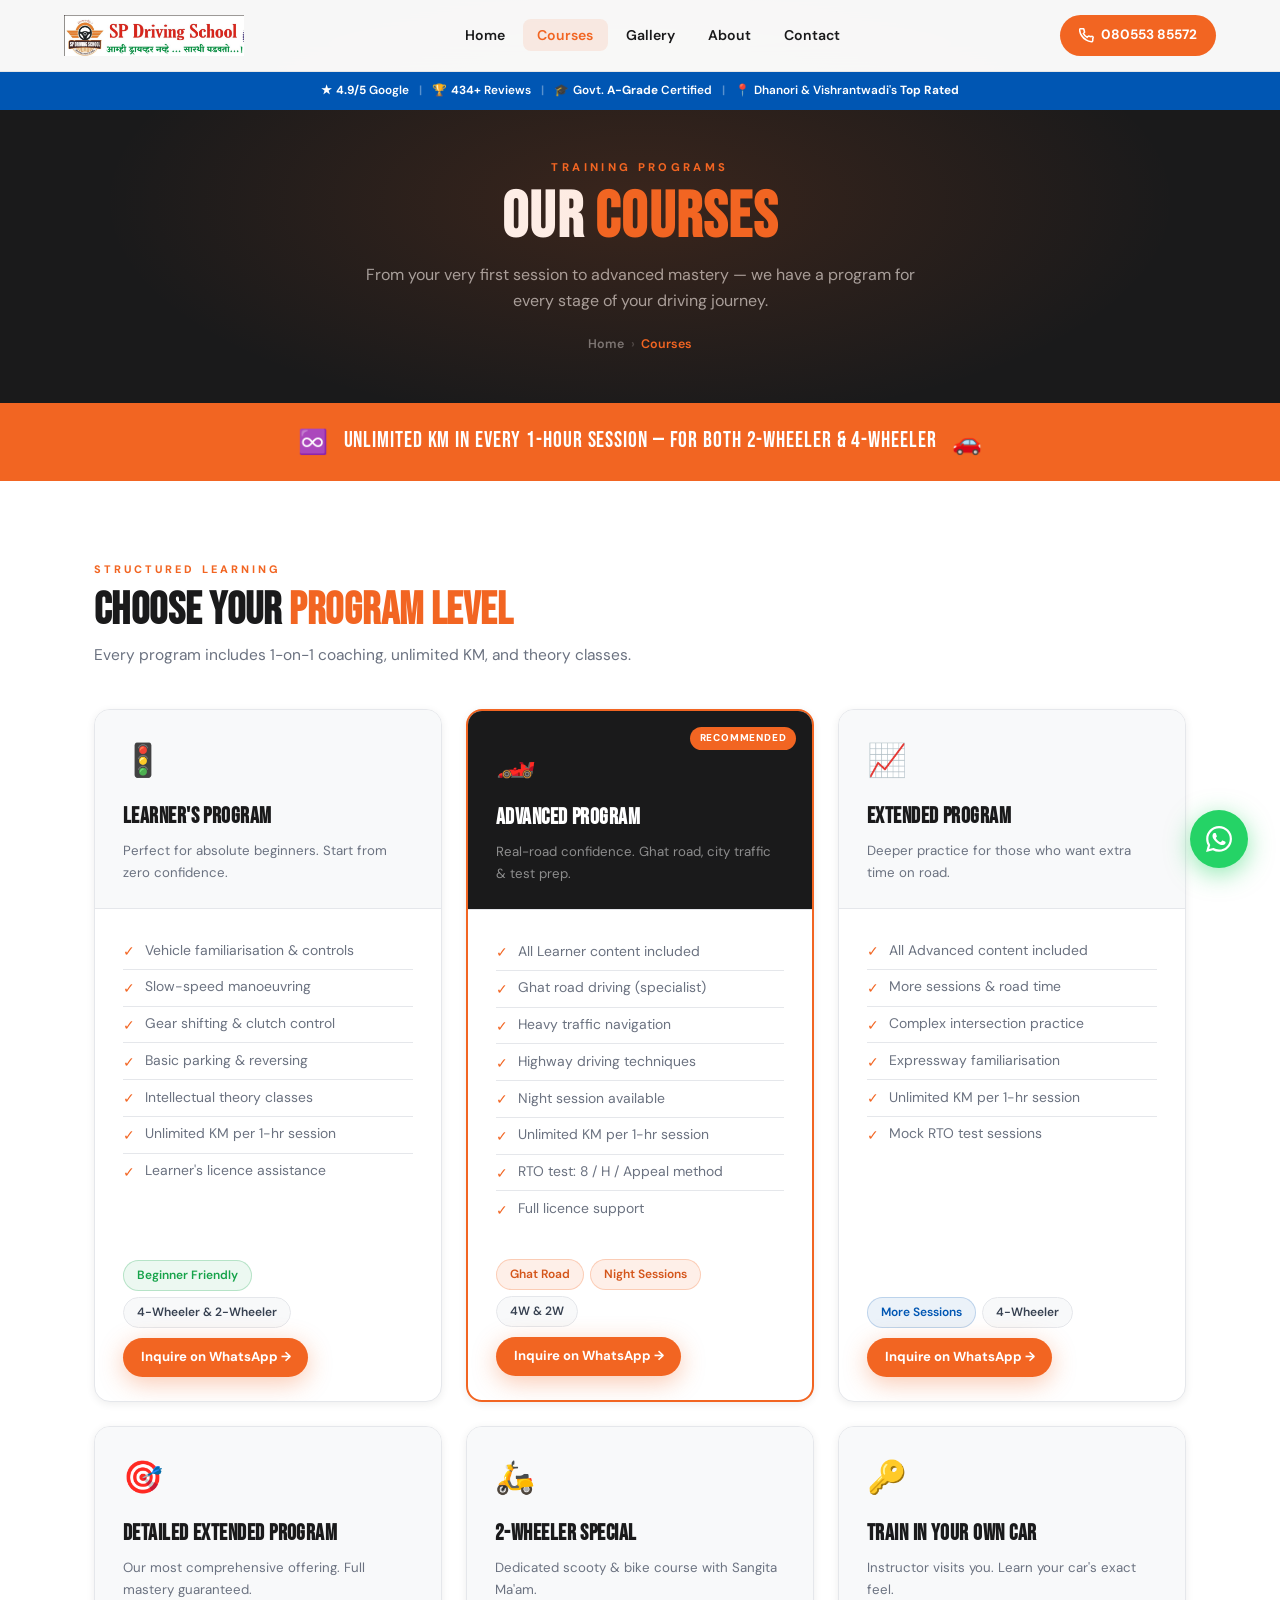
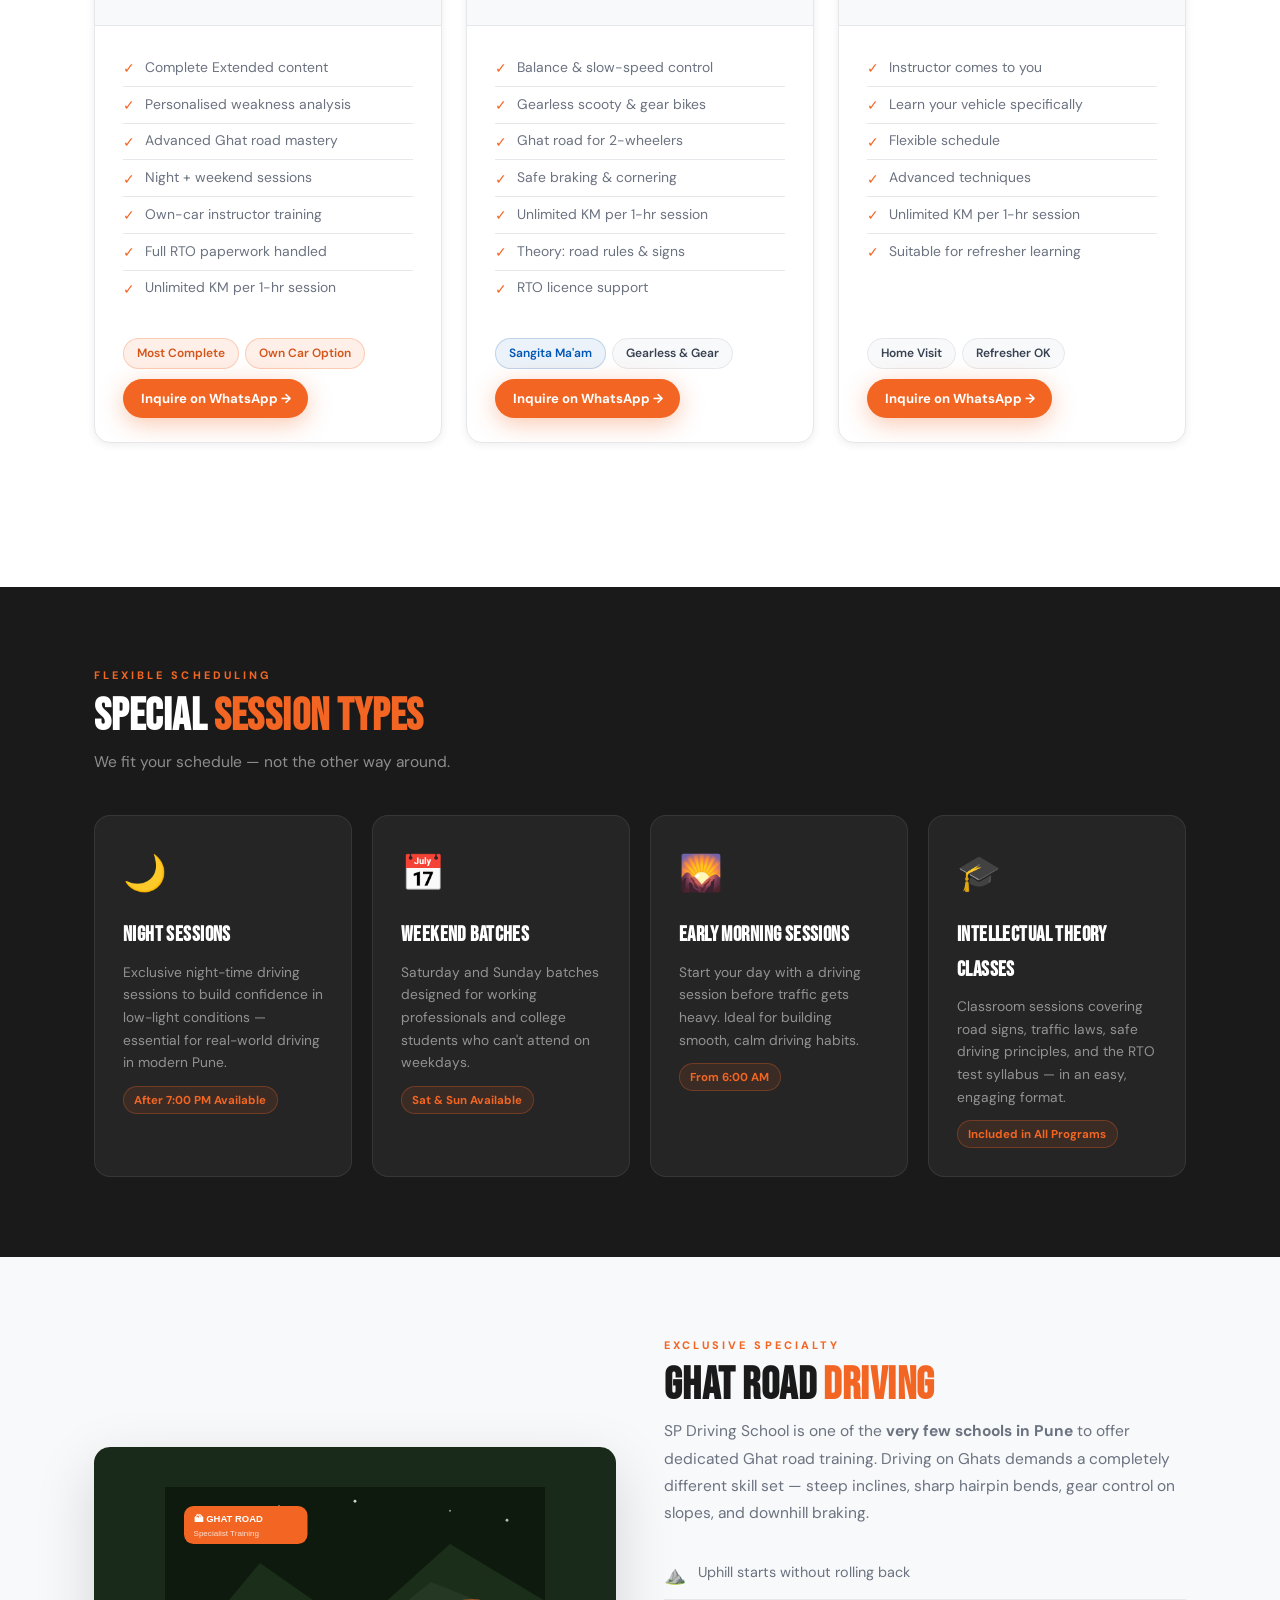
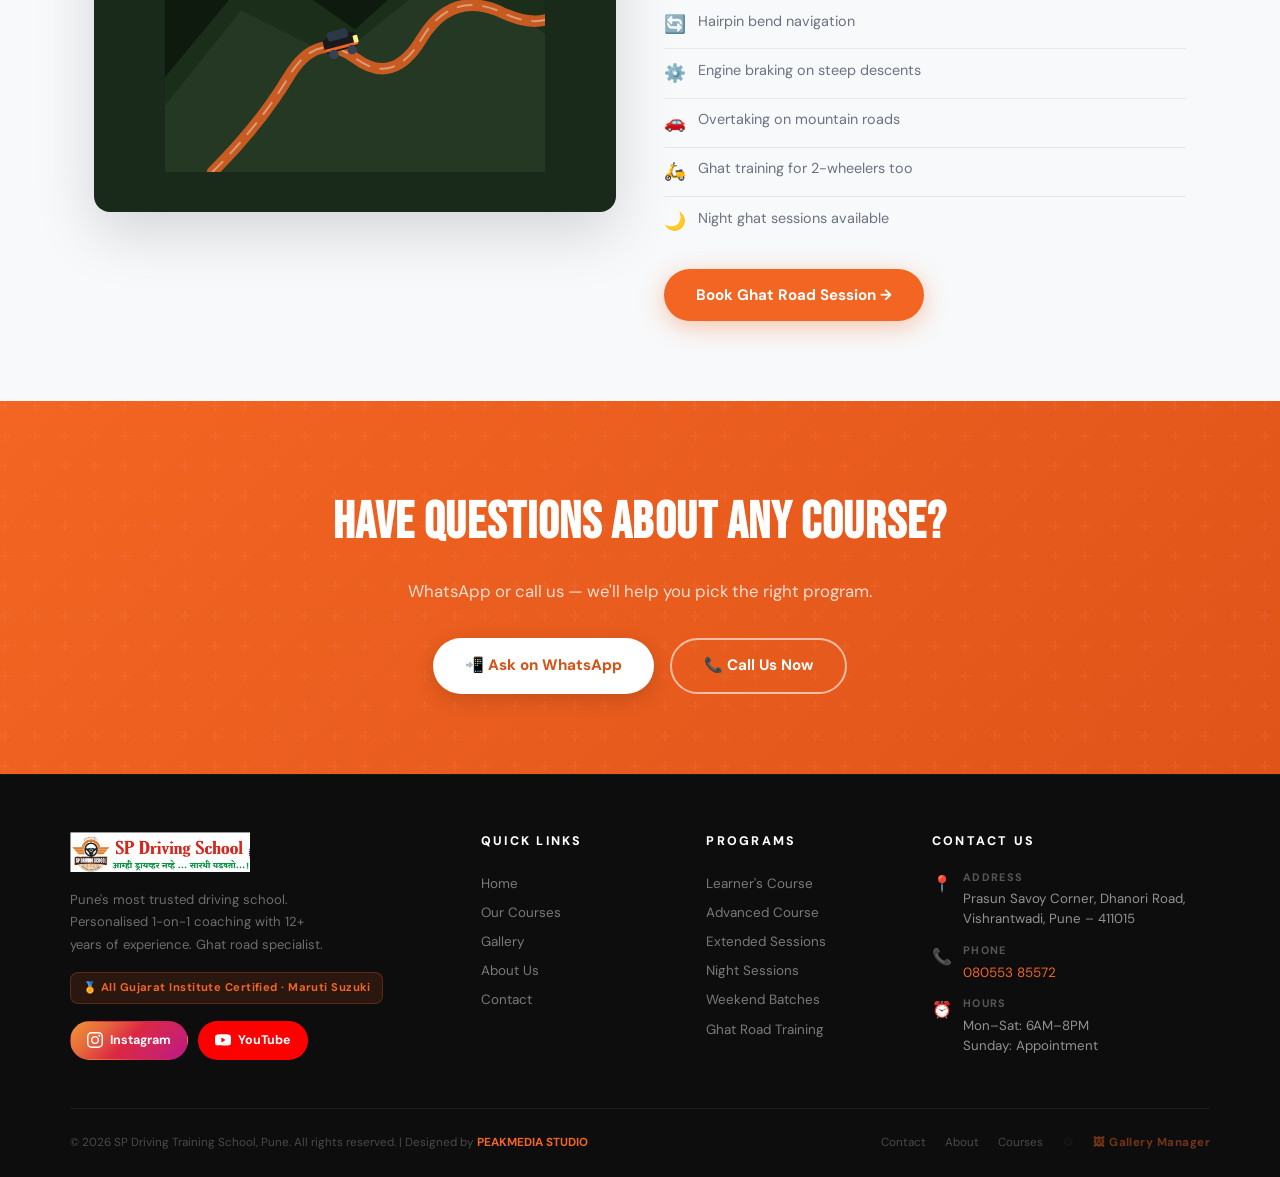
<file: courses.html>
<!DOCTYPE html>
<html lang="en">
<head>
  <meta charset="UTF-8" />
  <meta name="viewport" content="width=device-width, initial-scale=1.0" />
  <title>Driving Courses | SP Driving School Pune</title>
  <meta name="description" content="Learner, Advanced, Extended, Night, Weekend & Ghat Road driving courses. Unlimited KM per session. 1-on-1 coaching. Pune's best driving school." />
  <link rel="preconnect" href="https://fonts.googleapis.com" />
  <link href="https://fonts.googleapis.com/css2?family=Bebas+Neue&family=DM+Sans:wght@300;400;500;600;700&display=swap" rel="stylesheet" />
  <link rel="stylesheet" href="style.css" />
</head>
<body>

  <!-- ========== PAGE HERO ========== -->
  <div class="page-hero">
    <div class="page-hero-label">Training Programs</div>
    <h1>Our <span class="orange">Courses</span></h1>
    <p>From your very first session to advanced mastery — we have a program for every stage of your driving journey.</p>
    <div class="breadcrumb">
      <a href="index.html">Home</a>
      <span class="sep">›</span>
      <span class="current">Courses</span>
    </div>
  </div>

  <!-- ========== UNLIMITED KM BANNER ========== -->
  <section style="background:var(--orange);padding:1.2rem 1.5rem;text-align:center;">
    <div style="max-width:900px;margin:0 auto;display:flex;align-items:center;justify-content:center;gap:1rem;flex-wrap:wrap;">
      <span style="font-size:1.5rem;">♾️</span>
      <span style="color:white;font-family:'Bebas Neue',sans-serif;font-size:1.4rem;letter-spacing:.04em;">UNLIMITED KM IN EVERY 1-HOUR SESSION — FOR BOTH 2-WHEELER & 4-WHEELER</span>
      <span style="font-size:1.5rem;">🚗</span>
    </div>
  </section>

  <!-- ========== PROGRAMS ========== -->
  <section class="courses-page">
    <div class="container">
      <span class="section-label fade-in">STRUCTURED LEARNING</span>
      <h2 class="section-title fade-in">Choose Your <span class="orange">Program Level</span></h2>
      <p class="section-sub fade-in">Every program includes 1-on-1 coaching, unlimited KM, and theory classes.</p>

      <div class="programs-grid">

        <!-- LEARNER -->
        <div class="program-card fade-in">
          <div class="program-header">
            <div class="program-icon">🚦</div>
            <h3>Learner's Program</h3>
            <p>Perfect for absolute beginners. Start from zero confidence.</p>
          </div>
          <div class="program-body">
            <ul class="program-features">
              <li><i class="fi">✓</i> Vehicle familiarisation &amp; controls</li>
              <li><i class="fi">✓</i> Slow-speed manoeuvring</li>
              <li><i class="fi">✓</i> Gear shifting &amp; clutch control</li>
              <li><i class="fi">✓</i> Basic parking &amp; reversing</li>
              <li><i class="fi">✓</i> Intellectual theory classes</li>
              <li><i class="fi">✓</i> Unlimited KM per 1-hr session</li>
              <li><i class="fi">✓</i> Learner's licence assistance</li>
            </ul>
            <div class="program-chips-row"><div class="program-chips">
              <span class="chip chip-green">Beginner Friendly</span>
              <span class="chip">4-Wheeler &amp; 2-Wheeler</span>
            </div><a href="https://wa.me/918055385572?text=Hi!%20I%20want%20to%20inquire%20about%20the%20Learner%27s%20Program." class="btn-primary" target="_blank" style="margin-top:1.25rem;font-size:.87rem;">Inquire on WhatsApp →</a></div>
          </div>
        </div>

        <!-- ADVANCED -->
        <div class="program-card featured-prog fade-in">
          <div class="program-header">
            <div class="program-badge">RECOMMENDED</div>
            <div class="program-icon">🏎️</div>
            <h3>Advanced Program</h3>
            <p>Real-road confidence. Ghat road, city traffic &amp; test prep.</p>
          </div>
          <div class="program-body">
            <ul class="program-features">
              <li><i class="fi">✓</i> All Learner content included</li>
              <li><i class="fi">✓</i> Ghat road driving (specialist)</li>
              <li><i class="fi">✓</i> Heavy traffic navigation</li>
              <li><i class="fi">✓</i> Highway driving techniques</li>
              <li><i class="fi">✓</i> Night session available</li>
              <li><i class="fi">✓</i> Unlimited KM per 1-hr session</li>
              <li><i class="fi">✓</i> RTO test: 8 / H / Appeal method</li>
              <li><i class="fi">✓</i> Full licence support</li>
            </ul>
            <div class="program-chips-row"><div class="program-chips">
              <span class="chip chip-orange">Ghat Road</span>
              <span class="chip chip-orange">Night Sessions</span>
              <span class="chip">4W &amp; 2W</span>
            </div><a href="https://wa.me/918055385572?text=Hi!%20I%20want%20to%20inquire%20about%20the%20Advanced%20Program." class="btn-primary" target="_blank" style="margin-top:1.25rem;font-size:.87rem;">Inquire on WhatsApp →</a></div>
          </div>
        </div>

        <!-- EXTENDED -->
        <div class="program-card fade-in">
          <div class="program-header">
            <div class="program-icon">📈</div>
            <h3>Extended Program</h3>
            <p>Deeper practice for those who want extra time on road.</p>
          </div>
          <div class="program-body">
            <ul class="program-features">
              <li><i class="fi">✓</i> All Advanced content included</li>
              <li><i class="fi">✓</i> More sessions &amp; road time</li>
              <li><i class="fi">✓</i> Complex intersection practice</li>
              <li><i class="fi">✓</i> Expressway familiarisation</li>
              <li><i class="fi">✓</i> Unlimited KM per 1-hr session</li>
              <li><i class="fi">✓</i> Mock RTO test sessions</li>
            </ul>
            <div class="program-chips-row"><div class="program-chips">
              <span class="chip chip-blue">More Sessions</span>
              <span class="chip">4-Wheeler</span>
            </div><a href="https://wa.me/918055385572?text=Hi!%20I%20want%20to%20inquire%20about%20the%20Extended%20Program." class="btn-primary" target="_blank" style="margin-top:1.25rem;font-size:.87rem;">Inquire on WhatsApp →</a></div>
          </div>
        </div>

        <!-- DETAILED EXTENDED -->
        <div class="program-card fade-in">
          <div class="program-header">
            <div class="program-icon">🎯</div>
            <h3>Detailed Extended Program</h3>
            <p>Our most comprehensive offering. Full mastery guaranteed.</p>
          </div>
          <div class="program-body">
            <ul class="program-features">
              <li><i class="fi">✓</i> Complete Extended content</li>
              <li><i class="fi">✓</i> Personalised weakness analysis</li>
              <li><i class="fi">✓</i> Advanced Ghat road mastery</li>
              <li><i class="fi">✓</i> Night + weekend sessions</li>
              <li><i class="fi">✓</i> Own-car instructor training</li>
              <li><i class="fi">✓</i> Full RTO paperwork handled</li>
              <li><i class="fi">✓</i> Unlimited KM per 1-hr session</li>
            </ul>
            <div class="program-chips-row"><div class="program-chips">
              <span class="chip chip-orange">Most Complete</span>
              <span class="chip chip-orange">Own Car Option</span>
            </div><a href="https://wa.me/918055385572?text=Hi!%20I%20want%20to%20inquire%20about%20the%20Detailed%20Extended%20Program." class="btn-primary" target="_blank" style="margin-top:1.25rem;font-size:.87rem;">Inquire on WhatsApp →</a></div>
          </div>
        </div>

        <!-- 2-WHEELER SPECIAL -->
        <div class="program-card fade-in">
          <div class="program-header">
            <div class="program-icon">🛵</div>
            <h3>2-Wheeler Special</h3>
            <p>Dedicated scooty &amp; bike course with Sangita Ma'am.</p>
          </div>
          <div class="program-body">
            <ul class="program-features">
              <li><i class="fi">✓</i> Balance &amp; slow-speed control</li>
              <li><i class="fi">✓</i> Gearless scooty &amp; gear bikes</li>
              <li><i class="fi">✓</i> Ghat road for 2-wheelers</li>
              <li><i class="fi">✓</i> Safe braking &amp; cornering</li>
              <li><i class="fi">✓</i> Unlimited KM per 1-hr session</li>
              <li><i class="fi">✓</i> Theory: road rules &amp; signs</li>
              <li><i class="fi">✓</i> RTO licence support</li>
            </ul>
            <div class="program-chips-row"><div class="program-chips">
              <span class="chip chip-blue">Sangita Ma'am</span>
              <span class="chip">Gearless &amp; Gear</span>
            </div><a href="https://wa.me/918055385572?text=Hi!%20I%20want%20to%20inquire%20about%202-Wheeler%20training." class="btn-primary" target="_blank" style="margin-top:1.25rem;font-size:.87rem;">Inquire on WhatsApp →</a></div>
          </div>
        </div>

        <!-- OWN CAR -->
        <div class="program-card fade-in">
          <div class="program-header">
            <div class="program-icon">🔑</div>
            <h3>Train in Your Own Car</h3>
            <p>Instructor visits you. Learn your car's exact feel.</p>
          </div>
          <div class="program-body">
            <ul class="program-features">
              <li><i class="fi">✓</i> Instructor comes to you</li>
              <li><i class="fi">✓</i> Learn your vehicle specifically</li>
              <li><i class="fi">✓</i> Flexible schedule</li>
              <li><i class="fi">✓</i> Advanced techniques</li>
              <li><i class="fi">✓</i> Unlimited KM per 1-hr session</li>
              <li><i class="fi">✓</i> Suitable for refresher learning</li>
            </ul>
            <div class="program-chips-row"><div class="program-chips">
              <span class="chip">Home Visit</span>
              <span class="chip">Refresher OK</span>
            </div><a href="https://wa.me/918055385572?text=Hi!%20I%20want%20to%20train%20in%20my%20own%20car." class="btn-primary" target="_blank" style="margin-top:1.25rem;font-size:.87rem;">Inquire on WhatsApp →</a></div>
          </div>
        </div>

      </div>
    </div>
  </section>

  <!-- ========== SPECIAL SESSIONS ========== -->
  <section class="special-sessions">
    <div class="container">
      <span class="section-label fade-in">FLEXIBLE SCHEDULING</span>
      <h2 class="section-title fade-in">Special <span class="orange">Session Types</span></h2>
      <p class="section-sub fade-in">We fit your schedule — not the other way around.</p>
      <div class="special-grid">

        <div class="special-card fade-in">
          <div class="special-card-icon">🌙</div>
          <h3>Night Sessions</h3>
          <p>Exclusive night-time driving sessions to build confidence in low-light conditions — essential for real-world driving in modern Pune.</p>
          <span class="special-highlight">After 7:00 PM Available</span>
        </div>

        <div class="special-card fade-in">
          <div class="special-card-icon">📅</div>
          <h3>Weekend Batches</h3>
          <p>Saturday and Sunday batches designed for working professionals and college students who can't attend on weekdays.</p>
          <span class="special-highlight">Sat &amp; Sun Available</span>
        </div>

        <div class="special-card fade-in">
          <div class="special-card-icon">🌄</div>
          <h3>Early Morning Sessions</h3>
          <p>Start your day with a driving session before traffic gets heavy. Ideal for building smooth, calm driving habits.</p>
          <span class="special-highlight">From 6:00 AM</span>
        </div>

        <div class="special-card fade-in">
          <div class="special-card-icon">🎓</div>
          <h3>Intellectual Theory Classes</h3>
          <p>Classroom sessions covering road signs, traffic laws, safe driving principles, and the RTO test syllabus — in an easy, engaging format.</p>
          <span class="special-highlight">Included in All Programs</span>
        </div>

      </div>
    </div>
  </section>

  <!-- ========== GHAT ROAD SECTION ========== -->
  <section class="ghat-section">
    <div class="container">
      <div class="ghat-inner">
        <div class="ghat-visual fade-in">
          <svg viewBox="0 0 400 300" fill="none" xmlns="http://www.w3.org/2000/svg" class="ghat-svg">
            <!-- Dark sky -->
            <rect width="400" height="300" fill="#0f1a0f"/>
            <!-- Stars -->
            <circle cx="50" cy="30" r="1.5" fill="white" opacity="0.7"/>
            <circle cx="120" cy="20" r="1" fill="white" opacity="0.5"/>
            <circle cx="200" cy="15" r="1.5" fill="white" opacity="0.8"/>
            <circle cx="300" cy="25" r="1" fill="white" opacity="0.6"/>
            <circle cx="360" cy="35" r="1.5" fill="white" opacity="0.7"/>
            <circle cx="80" cy="50" r="1" fill="white" opacity="0.4"/>
            <!-- Mountains -->
            <path d="M0 200 L100 80 L200 150 L300 60 L400 120 L400 300 L0 300Z" fill="#1a2e1a"/>
            <path d="M0 230 L80 130 L180 180 L280 100 L380 140 L400 155 L400 300 L0 300Z" fill="#243824"/>
            <!-- Winding road -->
            <path d="M50 300 Q100 250 130 200 Q160 150 200 180 Q240 210 270 160 Q300 110 350 130 Q380 145 400 140" stroke="#F26522" stroke-width="12" stroke-linecap="round" fill="none" opacity="0.8"/>
            <path d="M50 300 Q100 250 130 200 Q160 150 200 180 Q240 210 270 160 Q300 110 350 130 Q380 145 400 140" stroke="white" stroke-width="2" stroke-linecap="round" fill="none" stroke-dasharray="15 12" opacity="0.4"/>
            <!-- Car on ghat road -->
            <g transform="translate(185, 165) rotate(-15)">
              <rect x="-18" y="-9" width="36" height="16" rx="4" fill="#1A1A1B"/>
              <rect x="-12" y="-15" width="22" height="10" rx="3" fill="#2D3748"/>
              <rect x="-18" y="2" width="36" height="3" fill="#F26522" rx="1"/>
              <circle cx="-10" cy="9" r="5" fill="#374151"/>
              <circle cx="10" cy="9" r="5" fill="#374151"/>
              <rect x="14" y="-5" width="5" height="8" fill="#FEF08A" rx="1"/>
            </g>
            <!-- Ghat badge -->
            <rect x="20" y="20" width="130" height="40" rx="10" fill="#F26522"/>
            <text x="30" y="37" fill="white" font-size="10" font-weight="bold" font-family="sans-serif">🏔 GHAT ROAD</text>
            <text x="30" y="52" fill="rgba(255,255,255,0.8)" font-size="8.5" font-family="sans-serif">Specialist Training</text>
          </svg>
        </div>
        <div class="ghat-content fade-in">
          <span class="section-label">EXCLUSIVE SPECIALTY</span>
          <h2 class="section-title">Ghat Road <span class="orange">Driving</span></h2>
          <p style="color:var(--grey);font-size:.97rem;line-height:1.75;margin-bottom:1rem;">
            SP Driving School is one of the <strong>very few schools in Pune</strong> to offer dedicated Ghat road training. Driving on Ghats demands a completely different skill set — steep inclines, sharp hairpin bends, gear control on slopes, and downhill braking.
          </p>
          <ul class="ghat-points">
            <li><span class="gi">⛰️</span> Uphill starts without rolling back</li>
            <li><span class="gi">🔄</span> Hairpin bend navigation</li>
            <li><span class="gi">⚙️</span> Engine braking on steep descents</li>
            <li><span class="gi">🚗</span> Overtaking on mountain roads</li>
            <li><span class="gi">🛵</span> Ghat training for 2-wheelers too</li>
            <li><span class="gi">🌙</span> Night ghat sessions available</li>
          </ul>
          <a href="https://wa.me/918055385572?text=Hi!%20I%20want%20to%20learn%20Ghat%20Road%20driving." class="btn-primary" target="_blank">Book Ghat Road Session →</a>
        </div>
      </div>
    </div>
  </section>

  <!-- ========== CTA ========== -->
  <section class="cta-band">
    <h2>Have Questions About Any Course?</h2>
    <p>WhatsApp or call us — we'll help you pick the right program.</p>
    <div class="cta-buttons">
      <a href="https://wa.me/918055385572?text=Hi!%20I%20want%20help%20choosing%20the%20right%20driving%20course." class="btn-white" target="_blank">📲 Ask on WhatsApp</a>
      <a href="tel:08055385572" class="btn-white-outline">📞 Call Us Now</a>
    </div>
  </section>

  <script src="components.js"></script>
</body>
</html>
</file>
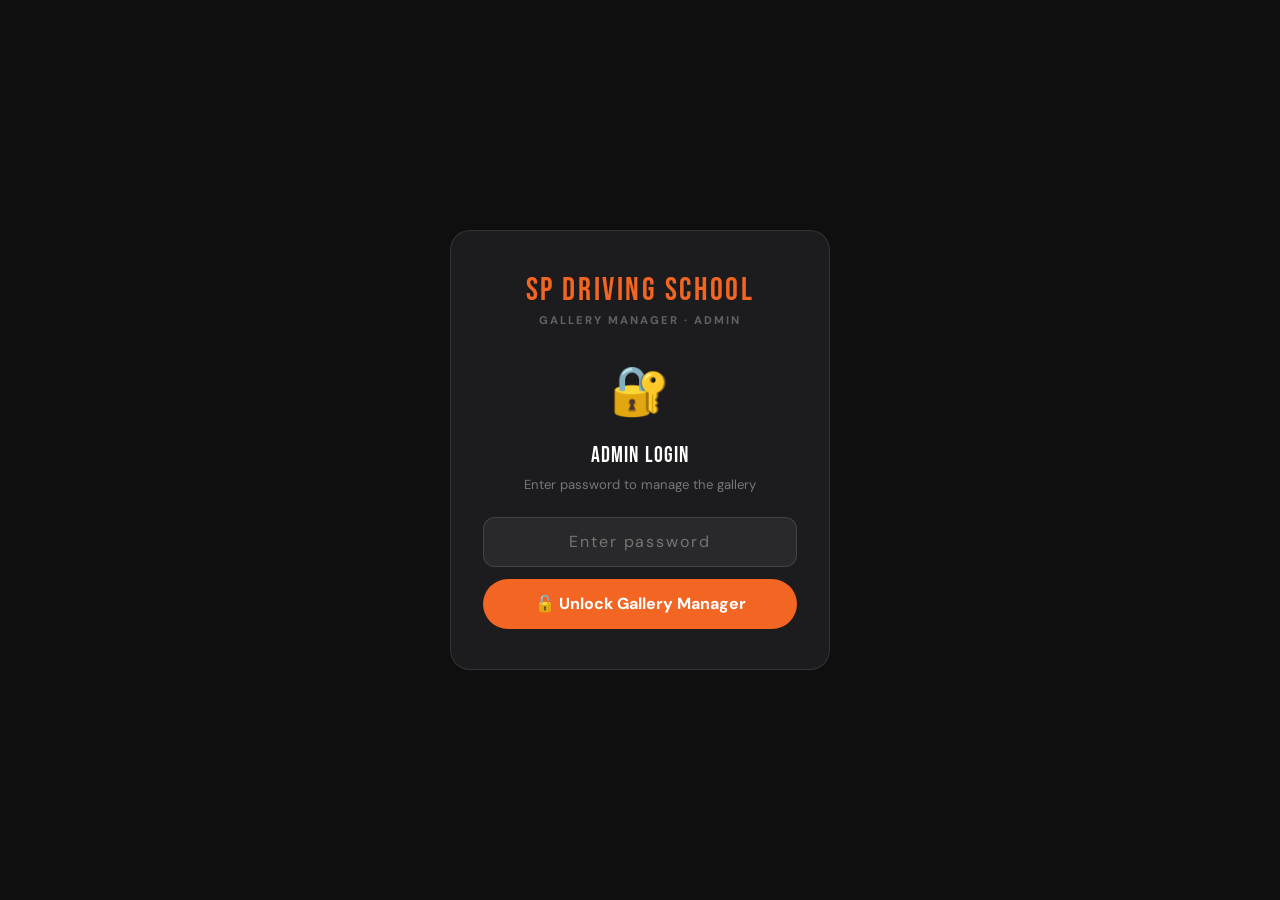
<file: gallery-manager.html>
<!DOCTYPE html>
<html lang="en">
<head>
  <meta charset="UTF-8"/><meta name="viewport" content="width=device-width,initial-scale=1.0"/>
  <title>Gallery Manager — SP Driving School</title>
  <link href="https://fonts.googleapis.com/css2?family=Bebas+Neue&family=DM+Sans:wght@400;600;700;800&display=swap" rel="stylesheet"/>
  <style>
    *{box-sizing:border-box;margin:0;padding:0}
    body{font-family:'DM Sans',sans-serif;background:#0f0f10;color:#fff;padding:2rem 1.5rem 6rem;min-height:100vh}
    .wrap{max-width:760px;margin:0 auto}
    /* Header */
    .hdr{margin-bottom:2.5rem}
    .hdr h1{font-family:'Bebas Neue',sans-serif;font-size:2.4rem;letter-spacing:.07em;color:#F26522}
    .hdr p{font-size:.85rem;color:rgba(255,255,255,.4);margin-top:.2rem}
    /* Card */
    .card{background:#1c1c1e;border:1px solid rgba(255,255,255,.08);border-radius:16px;padding:1.6rem 1.75rem;margin-bottom:1.5rem}
    .card-hd{display:flex;align-items:center;gap:.75rem;margin-bottom:1rem}
    .card-hd h2{font-family:'Bebas Neue',sans-serif;font-size:1.35rem;letter-spacing:.05em}
    .badge{padding:.25rem .75rem;border-radius:50px;font-size:.68rem;font-weight:800;letter-spacing:.05em}
    .b-orange{background:rgba(242,101,34,.15);color:#F26522;border:1px solid rgba(242,101,34,.3)}
    .b-green{background:rgba(22,163,74,.15);color:#4ade80;border:1px solid rgba(22,163,74,.3)}
    .b-blue{background:rgba(99,102,241,.15);color:#a5b4fc;border:1px solid rgba(99,102,241,.3)}
    /* Steps */
    .step{display:flex;gap:.9rem;align-items:flex-start;padding:.9rem 1rem;background:rgba(255,255,255,.03);border:1px solid rgba(255,255,255,.06);border-radius:10px;margin-bottom:.65rem}
    .step:last-child{margin-bottom:0}
    .sn{min-width:26px;height:26px;border-radius:50%;background:#F26522;color:white;font-size:.72rem;font-weight:800;display:flex;align-items:center;justify-content:center;margin-top:.1rem;flex-shrink:0}
    .st{font-size:.84rem;color:rgba(255,255,255,.65);line-height:1.7}
    .st strong{color:white}
    .st a{color:#F26522;font-weight:700;text-decoration:none}
    .st a:hover{text-decoration:underline}
    code{background:rgba(255,255,255,.08);color:#F26522;padding:.1rem .45rem;border-radius:5px;font-family:monospace;font-size:.82rem}
    /* Row example */
    .row-eg{display:grid;grid-template-columns:repeat(4,1fr);gap:.5rem;margin-top:.65rem}
    .cell{background:rgba(255,255,255,.05);border:1px solid rgba(255,255,255,.08);border-radius:8px;padding:.55rem .7rem}
    .cell .lbl{font-size:.6rem;font-weight:800;letter-spacing:.12em;text-transform:uppercase;color:rgba(255,255,255,.3);margin-bottom:.2rem}
    .cell .val{font-size:.78rem;color:rgba(255,255,255,.8);font-weight:600;word-break:break-all}
    /* Categories */
    .cats{display:flex;flex-wrap:wrap;gap:.4rem;margin-top:.6rem}
    .cat{background:rgba(255,255,255,.06);border:1px solid rgba(255,255,255,.1);border-radius:50px;padding:.25rem .75rem;font-size:.75rem;color:rgba(255,255,255,.6)}
    /* Info box */
    .info{background:rgba(242,101,34,.07);border:1.5px solid rgba(242,101,34,.2);border-radius:10px;padding:.9rem 1.1rem;font-size:.82rem;color:rgba(255,255,255,.6);line-height:1.7;margin-top:1rem}
    .info strong{color:white}
    /* Big link buttons */
    .btns{display:flex;flex-wrap:wrap;gap:.75rem;margin-top:2rem}
    .blink{display:inline-flex;align-items:center;gap:.5rem;padding:.8rem 1.6rem;border-radius:50px;font-weight:800;font-size:.9rem;text-decoration:none;transition:all .2s}
    .bl-orange{background:#F26522;color:white}.bl-orange:hover{background:#D4551A}
    .bl-dark{background:#1c1c1e;color:white;border:2px solid rgba(255,255,255,.15)}.bl-dark:hover{border-color:#F26522;color:#F26522}
    /* divider */
    .div{height:1px;background:rgba(255,255,255,.07);margin:1.25rem 0}
    @media(max-width:540px){.row-eg{grid-template-columns:1fr 1fr}}
  </style>
</head>
<body>

<!-- PASSWORD GATE -->
<div id="gate" style="position:fixed;inset:0;background:#0f0f10;display:flex;align-items:center;justify-content:center;z-index:9999;padding:1.5rem;">
  <div style="background:#1c1c1e;border:1px solid rgba(255,255,255,.1);border-radius:20px;padding:2.5rem 2rem;max-width:380px;width:100%;text-align:center;">
    <div style="font-family:'Bebas Neue',sans-serif;font-size:2rem;letter-spacing:.08em;color:#F26522;margin-bottom:.2rem;">SP DRIVING SCHOOL</div>
    <div style="font-size:.7rem;font-weight:800;letter-spacing:.18em;text-transform:uppercase;color:rgba(255,255,255,.3);margin-bottom:2rem;">Gallery Manager · Admin</div>
    <div style="font-size:3rem;margin-bottom:1.25rem;">🔐</div>
    <div style="font-family:'Bebas Neue',sans-serif;font-size:1.4rem;letter-spacing:.05em;margin-bottom:.4rem;">Admin Login</div>
    <div style="font-size:.82rem;color:rgba(255,255,255,.4);margin-bottom:1.5rem;">Enter password to manage the gallery</div>
    <input type="password" id="pwInput" placeholder="Enter password"
      style="width:100%;background:rgba(255,255,255,.06);border:1.5px solid rgba(255,255,255,.12);border-radius:12px;padding:.85rem 1rem;color:white;font-size:1rem;text-align:center;letter-spacing:.12em;outline:none;margin-bottom:.75rem;font-family:'DM Sans',sans-serif;transition:border-color .2s;"
      onkeydown="if(event.key==='Enter')tryLogin()"
      onfocus="this.style.borderColor='#F26522'" onblur="this.style.borderColor='rgba(255,255,255,.12)'"/>
    <button onclick="tryLogin()"
      style="width:100%;background:#F26522;color:white;border:none;border-radius:50px;padding:.9rem;font-family:'DM Sans',sans-serif;font-weight:800;font-size:1rem;cursor:pointer;transition:background .2s;"
      onmouseover="this.style.background='#D4551A'" onmouseout="this.style.background='#F26522'">
      🔓 Unlock Gallery Manager
    </button>
    <div id="pwErr" style="color:#f87171;font-size:.8rem;margin-top:.75rem;display:none;">Incorrect password. Try again.</div>
  </div>
</div>

<div id="app" style="display:none;">
<div class="wrap">

  <div class="hdr">
    <h1>🖼 Gallery Manager</h1>
    <p>SP Driving School · Manage photos & videos via Google Sheets</p>
  </div>

  <!-- ONE TIME SETUP -->
  <div class="card">
    <div class="card-hd">
      <h2>⚙️ One-Time Setup</h2>
      <span class="badge b-orange">Do once only</span>
    </div>

    <div class="step">
      <div class="sn">1</div>
      <div class="st">Go to <a href="https://sheets.google.com" target="_blank">sheets.google.com</a> → click <strong>+ Blank spreadsheet</strong></div>
    </div>
    <div class="step">
      <div class="sn">2</div>
      <div class="st">
        In Row 1 add these exact column headers (copy-paste exactly):
        <div style="display:flex;gap:.4rem;flex-wrap:wrap;margin-top:.5rem">
          <code>url</code><code>type</code><code>category</code><code>caption</code>
        </div>
      </div>
    </div>
    <div class="step">
      <div class="sn">3</div>
      <div class="st">Click <strong>File → Share → Publish to web</strong> → select <strong>Sheet1</strong> → format <strong>Comma-separated values (.csv)</strong> → click <strong>Publish</strong> → copy the URL</div>
    </div>
    <div class="step">
      <div class="sn">4</div>
      <div class="st">Open <strong>gallery.html</strong> on GitHub → find this line:<br/><code>const SHEET_CSV_URL = 'YOUR_SHEET_CSV_URL_HERE';</code><br/>Replace <code>YOUR_SHEET_CSV_URL_HERE</code> with your copied URL → commit ✅</div>
    </div>
  </div>

  <!-- ADD PHOTO -->
  <div class="card">
    <div class="card-hd">
      <h2>📸 Add a Photo</h2>
      <span class="badge b-green">Every time</span>
    </div>

    <div class="step">
      <div class="sn">1</div>
      <div class="st">Go to <a href="https://cloudinary.com/users/register/free" target="_blank">cloudinary.com</a> → sign up free → <strong>Media Library → Upload</strong> → pick your photo</div>
    </div>
    <div class="step">
      <div class="sn">2</div>
      <div class="st">After upload → click the photo → click <strong>Copy URL</strong> (ends in <code>.jpg</code> or <code>.png</code>)</div>
    </div>
    <div class="step">
      <div class="sn">3</div>
      <div class="st">
        Open your Google Sheet → add a new row like this:
        <div class="row-eg">
          <div class="cell"><div class="lbl">url</div><div class="val">https://res.cloudinary.com/…/photo.jpg</div></div>
          <div class="cell"><div class="lbl">type</div><div class="val">photo</div></div>
          <div class="cell"><div class="lbl">category</div><div class="val">prac-2w</div></div>
          <div class="cell"><div class="lbl">caption</div><div class="val">Sangita Ma'am class</div></div>
        </div>
      </div>
    </div>
    <div class="step">
      <div class="sn">4</div>
      <div class="st">Wait 1–2 minutes → refresh gallery page → photo appears for <strong>everyone on every device</strong> ✅</div>
    </div>
  </div>

  <!-- ADD VIDEO -->
  <div class="card">
    <div class="card-hd">
      <h2>🎬 Add a Video</h2>
      <span class="badge b-blue">Every time</span>
    </div>

    <div class="div"></div>
    <div style="font-size:.8rem;font-weight:800;letter-spacing:.12em;text-transform:uppercase;color:rgba(255,255,255,.35);margin-bottom:.65rem">Option A — YouTube (video opens on YouTube)</div>

    <div class="step">
      <div class="sn">1</div>
      <div class="st">Upload your video to <a href="https://youtube.com" target="_blank">youtube.com</a> → set visibility to <strong>Public</strong> or <strong>Unlisted</strong></div>
    </div>
    <div class="step">
      <div class="sn">2</div>
      <div class="st">
        Copy the YouTube URL → add row in Google Sheet:
        <div class="row-eg">
          <div class="cell"><div class="lbl">url</div><div class="val">https://youtube.com/watch?v=xxxx</div></div>
          <div class="cell"><div class="lbl">type</div><div class="val">video</div></div>
          <div class="cell"><div class="lbl">category</div><div class="val">review-video</div></div>
          <div class="cell"><div class="lbl">caption</div><div class="val">Rahul's Review</div></div>
        </div>
      </div>
    </div>

    <div class="div"></div>
    <div style="font-size:.8rem;font-weight:800;letter-spacing:.12em;text-transform:uppercase;color:rgba(255,255,255,.35);margin-bottom:.65rem">Option B — Cloudinary (plays directly on your site with controls)</div>

    <div class="step">
      <div class="sn">1</div>
      <div class="st">Go to <a href="https://cloudinary.com" target="_blank">cloudinary.com</a> → <strong>Media Library → Upload</strong> → pick your video</div>
    </div>
    <div class="step">
      <div class="sn">2</div>
      <div class="st">After upload → click the video → click <strong>Copy URL</strong> (ends in <code>.mp4</code>)</div>
    </div>
    <div class="step">
      <div class="sn">3</div>
      <div class="st">
        Add row in Google Sheet:
        <div class="row-eg">
          <div class="cell"><div class="lbl">url</div><div class="val">https://res.cloudinary.com/…/video.mp4</div></div>
          <div class="cell"><div class="lbl">type</div><div class="val">video</div></div>
          <div class="cell"><div class="lbl">category</div><div class="val">review-video</div></div>
          <div class="cell"><div class="lbl">caption</div><div class="val">Priya's Review</div></div>
        </div>
      </div>
    </div>

    <div class="info">
      <strong>Both options appear in Customer Review Videos section.</strong><br/>
      Clicking a card opens a popup — YouTube plays in YouTube player · Cloudinary plays with full controls (play/pause/seek/mute/speed) · Use ‹ › arrows to go between videos
    </div>
  </div>

  <!-- CATEGORY REFERENCE -->
  <div class="card">
    <div class="card-hd"><h2>📋 Category Values</h2></div>
    <div class="st" style="margin-bottom:.6rem">Use <strong>exactly</strong> these in the <code>category</code> column — lowercase, no spaces:</div>
    <div class="cats">
      <div class="cat">theory-2w</div>
      <div class="cat">theory-4w</div>
      <div class="cat">prac-2w</div>
      <div class="cat">prac-4w</div>
      <div class="cat">ghat</div>
      <div class="cat">night</div>
      <div class="cat">cert</div>
      <div class="cat">basic-info</div>
      <div class="cat">experience</div>
      <div class="cat" style="background:rgba(242,101,34,.1);border-color:rgba(242,101,34,.3);color:#F26522;">review-video ← for videos</div>
    </div>
  </div>

  <!-- QUICK LINKS -->
  <div class="btns">
    <a href="https://sheets.google.com" target="_blank" class="blink bl-orange">📊 Open Google Sheets</a>
    <a href="https://cloudinary.com" target="_blank" class="blink bl-dark">☁️ Open Cloudinary</a>
    <a href="gallery.html" target="_blank" class="blink bl-dark">👁 View Gallery</a>
  </div>

</div><!-- /wrap -->
</div><!-- /app -->

<script>
// Auth
const _h='ead3630a7f53ebd9c6c8532bb7bf7d6a78fb55bbc0fc696ca32273a4521865ff';
if(sessionStorage.getItem('_spx')==='ok'){_u();}
async function tryLogin(){
  const v=document.getElementById('pwInput').value;
  if(!v)return;
  const b=new TextEncoder().encode(v);
  const hb=await crypto.subtle.digest('SHA-256',b);
  const h=Array.from(new Uint8Array(hb)).map(x=>x.toString(16).padStart(2,'0')).join('');
  if(h===_h){sessionStorage.setItem('_spx','ok');_u();}
  else{document.getElementById('pwErr').style.display='block';document.getElementById('pwInput').value='';document.getElementById('pwInput').focus();}
}
function _u(){
  document.getElementById('gate').style.display='none';
  document.getElementById('app').style.display='block';
}
</script>
</body>
</html>
</file>
<file: style.css>
/* =============================================
   SP DRIVING SCHOOL V2 — Global CSS
   style.css
   ============================================= */

/* ---------- RESET & ROOT ---------- */
*, *::before, *::after { box-sizing: border-box; margin: 0; padding: 0; }

:root {
  --orange:     #F26522;
  --orange-dk:  #D4551A;
  --orange-lt:  rgba(242,101,34,.1);
  --black:      #1A1A1B;
  --blue:       #0056b3;
  --blue-lt:    rgba(0,86,179,.08);
  --white:      #FFFFFF;
  --off-white:  #F8F9FA;
  --grey:       #6B7280;
  --grey-lt:    #9CA3AF;
  --light:      #E5E7EB;
  --green:      #16A34A;
  --font-head:  'Bebas Neue', sans-serif;
  --font-body:  'DM Sans', sans-serif;
  --radius:     16px;
  --radius-sm:  10px;
  --shadow-sm:  0 2px 8px rgba(0,0,0,.07);
  --shadow-md:  0 8px 28px rgba(0,0,0,.11);
  --shadow-lg:  0 20px 60px rgba(0,0,0,.15);
  --trans:      all .3s cubic-bezier(.4,0,.2,1);
  --nav-h:      72px;
  --bar-h:      38px;
}

html { scroll-behavior: smooth; }
body {
  font-family: var(--font-body);
  color: var(--black);
  background: var(--white);
  line-height: 1.65;
  overflow-x: hidden;
}

.orange { color: var(--orange); }
.blue   { color: var(--blue);   }
.container { max-width: 1140px; margin: 0 auto; padding: 0 1.5rem; }

/* ---------- SCROLL ANIMATIONS ---------- */
.fade-in {
  opacity: 0; transform: translateY(28px);
  transition: opacity .6s ease, transform .6s ease;
}
.fade-in.visible { opacity: 1; transform: none; }

/* ---------- NAVIGATION ---------- */
.navbar {
  position: fixed; top: 0; left: 0; right: 0;
  z-index: 900;
  background: rgba(255,255,255,.97);
  backdrop-filter: blur(14px);
  border-bottom: 1px solid rgba(0,0,0,.07);
  transition: var(--trans);
  height: var(--nav-h);
}
.navbar.scrolled { box-shadow: var(--shadow-md); }

.nav-inner {
  max-width: 1200px; margin: 0 auto;
  padding: 0 1.5rem;
  height: 100%;
  display: flex; align-items: center;
  justify-content: space-between;
  gap: 1rem;
}

.logo-wrap {
  display: flex; align-items: center; gap: .7rem;
  text-decoration: none; color: inherit; flex-shrink: 0;
}
.logo-text { display: flex; flex-direction: column; line-height: 1.1; }
.logo-main {
  font-family: var(--font-head); font-size: 1.2rem;
  letter-spacing: .08em; color: var(--black);
}
.logo-sub {
  font-size: .58rem; font-weight: 700;
  letter-spacing: .2em; color: var(--orange);
  text-transform: uppercase;
}

/* Desktop nav links */
.nav-links {
  display: flex; align-items: center; gap: .25rem;
  list-style: none;
}
.nav-links a {
  text-decoration: none; color: var(--black);
  font-size: .88rem; font-weight: 600;
  padding: .45rem .9rem; border-radius: 8px;
  transition: var(--trans);
  white-space: nowrap;
}
.nav-links a:hover,
.nav-links a.active { color: var(--orange); background: var(--orange-lt); }

.nav-right { display: flex; align-items: center; gap: .75rem; flex-shrink: 0; }
.nav-cta-desktop { display: flex; }
.nav-cta {
  display: flex; align-items: center; gap: .4rem;
  background: var(--orange); color: white;
  text-decoration: none; font-weight: 700;
  font-size: .85rem;
  padding: .55rem 1.2rem; border-radius: 50px;
  transition: var(--trans);
  white-space: nowrap;
}
.nav-cta:hover { background: var(--orange-dk); transform: translateY(-1px); box-shadow: 0 6px 20px rgba(242,101,34,.4); }

/* Hamburger */
.hamburger {
  display: none; flex-direction: column; gap: 5px;
  cursor: pointer; padding: .5rem;
  background: none; border: none;
  z-index: 9999;
}
.hamburger span {
  display: block; width: 26px; height: 3px;
  background: var(--black); border-radius: 3px;
  transition: var(--trans);
}
.hamburger.open span:nth-child(1) { transform: rotate(45deg) translate(5px,5px); }
.hamburger.open span:nth-child(2) { opacity: 0; }
.hamburger.open span:nth-child(3) { transform: rotate(-45deg) translate(5px,-5px); }

/* Mobile drawer */
.mobile-nav {
  display: none;
  position: fixed; top: var(--nav-h); left: 0; right: 0;
  background: white; z-index: 9000;
  padding: 1rem 1.5rem 1.5rem;
  box-shadow: 0 8px 30px rgba(0,0,0,.15);
  border-top: 2px solid var(--orange);
  flex-direction: column; gap: .4rem;
  max-height: calc(100vh - var(--nav-h));
  overflow-y: auto;
}
.mobile-nav.open { display: flex; }
.mobile-nav a {
  text-decoration: none; color: var(--black);
  font-weight: 600; font-size: 1rem;
  padding: .7rem 1rem; border-radius: 10px;
  transition: var(--trans);
}
.mobile-nav a:hover,
.mobile-nav a.active { color: var(--orange); background: var(--orange-lt); }
.mobile-nav .m-cta {
  background: var(--orange); color: white !important;
  text-align: center; margin-top: .5rem;
}

/* ---------- TRUST BAR ---------- */
.trust-bar {
  position: fixed; top: var(--nav-h); left: 0; right: 0;
  z-index: 800; background: var(--blue);
  color: white; font-size: .74rem; font-weight: 600;
  padding: .4rem 1rem; text-align: center;
  height: var(--bar-h);
}
.trust-inner {
  max-width: 1140px; margin: 0 auto;
  display: flex; align-items: center;
  gap: .6rem; flex-wrap: wrap;
  justify-content: center;
}
.trust-item { display: flex; align-items: center; gap: .3rem; }
.trust-sep { opacity: .35; }

/* ---------- PAGE HERO BANNER (inner pages) ---------- */
.page-hero {
  background: var(--black);
  padding: calc(var(--nav-h) + var(--bar-h) + 3rem) 1.5rem 3rem;
  text-align: center;
  position: relative; overflow: hidden;
}
.page-hero::before {
  content: '';
  position: absolute; inset: 0;
  background: radial-gradient(ellipse 60% 80% at 50% 50%, rgba(242,101,34,.15) 0%, transparent 70%);
  pointer-events: none;
}
.page-hero-label {
  font-size: .7rem; font-weight: 800;
  letter-spacing: .3em; color: var(--orange);
  text-transform: uppercase; margin-bottom: .6rem;
}
.page-hero h1 {
  font-family: var(--font-head);
  font-size: clamp(2.5rem, 5vw, 4rem);
  color: white; letter-spacing: .02em; line-height: 1;
  margin-bottom: .75rem;
}
.page-hero p {
  color: rgba(255,255,255,.6); font-size: 1rem;
  max-width: 560px; margin: 0 auto;
}
.breadcrumb {
  display: flex; align-items: center; gap: .4rem;
  justify-content: center; margin-top: 1.2rem;
}
.breadcrumb a, .breadcrumb span {
  font-size: .78rem; font-weight: 600;
  color: rgba(255,255,255,.4); text-decoration: none;
}
.breadcrumb a:hover { color: var(--orange); }
.breadcrumb .sep { color: rgba(255,255,255,.2); }
.breadcrumb .current { color: var(--orange); }

/* ---------- BUTTONS ---------- */
.btn-primary {
  display: inline-flex; align-items: center; gap: .4rem;
  background: var(--orange); color: white;
  text-decoration: none; font-weight: 700; font-size: .95rem;
  padding: .85rem 2rem; border-radius: 50px;
  transition: var(--trans);
  box-shadow: 0 6px 24px rgba(242,101,34,.35);
  border: none; cursor: pointer;
}
.btn-primary:hover { background: var(--orange-dk); transform: translateY(-2px); box-shadow: 0 10px 30px rgba(242,101,34,.5); }

.btn-secondary {
  display: inline-flex; align-items: center; gap: .4rem;
  background: transparent; color: var(--black);
  text-decoration: none; font-weight: 700; font-size: .95rem;
  padding: .85rem 2rem; border-radius: 50px;
  border: 2px solid var(--black); transition: var(--trans);
}
.btn-secondary:hover { background: var(--black); color: white; transform: translateY(-2px); }

.btn-outline-orange {
  display: inline-flex; align-items: center; gap: .4rem;
  background: transparent; color: var(--orange);
  text-decoration: none; font-weight: 700; font-size: .9rem;
  padding: .75rem 1.75rem; border-radius: 50px;
  border: 2px solid var(--orange); transition: var(--trans);
}
.btn-outline-orange:hover { background: var(--orange); color: white; transform: translateY(-2px); }

/* ---------- SECTION HEADERS ---------- */
.section-label {
  font-size: .68rem; font-weight: 800;
  letter-spacing: .28em; color: var(--orange);
  text-transform: uppercase; margin-bottom: .5rem;
  display: block;
}
.section-title {
  font-family: var(--font-head);
  font-size: clamp(1.9rem, 4vw, 2.8rem);
  line-height: 1.05; letter-spacing: .01em;
  margin-bottom: .6rem;
}
.section-sub {
  font-size: .97rem; color: var(--grey);
  max-width: 540px; margin-bottom: 2.5rem;
}

/* ---------- STATS STRIP ---------- */
.stats-strip {
  background: var(--black);
  padding: 3rem 1.5rem;
}
.stats-inner {
  max-width: 1140px; margin: 0 auto;
  display: flex; align-items: center;
  justify-content: center; flex-wrap: wrap;
}
.stat-block {
  text-align: center; padding: 1rem 2.5rem;
  flex: 1; min-width: 140px;
}
.stat-big {
  font-family: var(--font-head);
  font-size: clamp(2rem, 4vw, 3rem);
  color: var(--orange); letter-spacing: .02em;
}
.stat-desc {
  font-size: .75rem; font-weight: 700;
  color: rgba(255,255,255,.45);
  text-transform: uppercase; letter-spacing: .12em; margin-top: .2rem;
}
.stat-divider { width: 1px; height: 55px; background: rgba(255,255,255,.1); }

/* ---------- CARD STYLES ---------- */
.card {
  background: var(--white);
  border-radius: var(--radius);
  padding: 1.75rem;
  border: 1px solid var(--light);
  box-shadow: var(--shadow-sm);
  transition: var(--trans);
}
.card:hover { transform: translateY(-4px); box-shadow: var(--shadow-md); }

/* ---------- CHIP ---------- */
.chip {
  background: var(--off-white);
  border: 1px solid var(--light);
  font-size: .75rem; font-weight: 600;
  padding: .28rem .8rem; border-radius: 50px; color: #374151;
}
.chip-orange {
  background: var(--orange-lt); border-color: rgba(242,101,34,.25);
  color: var(--orange-dk);
}
.chip-blue {
  background: var(--blue-lt); border-color: rgba(0,86,179,.2);
  color: var(--blue);
}
.chip-green {
  background: rgba(22,163,74,.08); border-color: rgba(22,163,74,.25);
  color: var(--green);
}

/* ---------- REVIEW CARD ---------- */
.review-card {
  background: white; border-radius: var(--radius);
  padding: 1.6rem; box-shadow: var(--shadow-sm);
  border: 1px solid var(--light); transition: var(--trans);
  position: relative;
}
.review-card:hover { transform: translateY(-3px); box-shadow: var(--shadow-md); }
.review-card.featured { border-color: var(--orange); border-width: 2px; }
.review-header { display: flex; align-items: center; gap: .7rem; margin-bottom: .9rem; }
.reviewer-avatar {
  width: 42px; height: 42px; border-radius: 50%;
  color: white; font-weight: 800; font-size: 1rem;
  display: flex; align-items: center; justify-content: center; flex-shrink: 0;
}
.reviewer-name { font-weight: 700; font-size: .93rem; }
.review-stars { color: #F59E0B; font-size: .8rem; letter-spacing: .08em; }
.google-badge {
  margin-left: auto; width: 26px; height: 26px; border-radius: 50%;
  background: #4285F4; color: white; font-weight: 800; font-size: .75rem;
  display: flex; align-items: center; justify-content: center; flex-shrink: 0;
}
.review-text { font-size: .86rem; color: #374151; line-height: 1.7; margin-bottom: .6rem; }
.review-text strong { color: var(--orange); }
.review-date { font-size: .7rem; color: var(--grey-lt); font-weight: 500; }

/* ---------- FAQ ---------- */
.faq-item {
  border-bottom: 1px solid var(--light);
  cursor: pointer; user-select: none;
}
.faq-q {
  display: flex; justify-content: space-between; align-items: center;
  padding: 1.1rem 0; font-weight: 600; font-size: .95rem;
  transition: color .2s;
}
.faq-item:hover .faq-q { color: var(--orange); }
.faq-arrow {
  font-size: 1.4rem; font-weight: 300;
  color: var(--orange); transition: transform .3s; flex-shrink: 0;
}
.faq-item.open .faq-arrow { transform: rotate(45deg); }
.faq-a {
  font-size: .88rem; color: var(--grey); line-height: 1.7;
  max-height: 0; overflow: hidden;
  transition: max-height .4s ease, padding .3s;
}
.faq-item.open .faq-a { max-height: 300px; padding-bottom: 1rem; }

/* ---------- FOOTER ---------- */
.footer {
  background: #0d0d0e;
  padding: 3.5rem 1.5rem 1.5rem;
  border-top: 1px solid rgba(255,255,255,.05);
}
.footer-grid {
  max-width: 1140px; margin: 0 auto;
  display: grid;
  grid-template-columns: 2fr 1fr 1fr 1.5fr;
  gap: 2.5rem;
  padding-bottom: 2.5rem;
  border-bottom: 1px solid rgba(255,255,255,.07);
  margin-bottom: 1.5rem;
}
.footer-brand-col .footer-name {
  font-family: var(--font-head); font-size: 1.15rem;
  color: white; letter-spacing: .1em;
}
.footer-brand-col .footer-tagline {
  font-size: .75rem; color: var(--orange);
  font-weight: 600; font-style: italic; margin-top: .1rem;
}
.footer-brand-col p {
  color: rgba(255,255,255,.4); font-size: .82rem;
  line-height: 1.7; margin-top: 1rem; max-width: 260px;
}
.footer-cert {
  display: inline-flex; align-items: center; gap: .4rem;
  background: rgba(242,101,34,.12); border: 1px solid rgba(242,101,34,.25);
  color: var(--orange); font-size: .7rem; font-weight: 700;
  padding: .35rem .75rem; border-radius: 8px; margin-top: 1rem;
  letter-spacing: .04em;
}
.footer-col h4 {
  color: white; font-size: .78rem; font-weight: 800;
  letter-spacing: .18em; text-transform: uppercase;
  margin-bottom: 1.1rem;
}
.footer-col a {
  display: block; color: rgba(255,255,255,.45);
  text-decoration: none; font-size: .84rem;
  padding: .22rem 0; transition: color .2s;
}
.footer-col a:hover { color: var(--orange); }
.footer-contact-item {
  display: flex; gap: .7rem; margin-bottom: .8rem;
}
.footer-contact-item .icon { font-size: 1rem; flex-shrink: 0; margin-top: .1rem; }
.footer-contact-item .label {
  font-size: .68rem; font-weight: 700;
  letter-spacing: .12em; text-transform: uppercase;
  color: rgba(255,255,255,.3); margin-bottom: .15rem;
}
.footer-contact-item .val {
  font-size: .83rem; color: rgba(255,255,255,.55); line-height: 1.5;
}
.footer-contact-item a { color: var(--orange) !important; display: inline; }
.footer-bottom {
  max-width: 1140px; margin: 0 auto;
  display: flex; align-items: center; justify-content: space-between;
  flex-wrap: wrap; gap: 1rem;
}
.footer-bottom p { font-size: .73rem; color: rgba(255,255,255,.25); }
.footer-bottom-links { display: flex; gap: 1.2rem; }
.footer-bottom-links a {
  font-size: .73rem; color: rgba(255,255,255,.25);
  text-decoration: none; transition: color .2s;
}
.footer-bottom-links a:hover { color: var(--orange); }

/* ---------- FIXED MOBILE CTA BAR ---------- */
.mobile-cta-bar {
  position: fixed; bottom: 0; left: 0; right: 0;
  z-index: 950; display: none;
  background: white; border-top: 1px solid var(--light);
  box-shadow: 0 -4px 20px rgba(0,0,0,.12);
}
.mobile-cta-call, .mobile-cta-whatsapp {
  flex: 1; display: flex; align-items: center; justify-content: center;
  gap: .5rem; padding: 1rem .5rem;
  font-weight: 700; font-size: .88rem; text-decoration: none;
  transition: var(--trans);
}
.mobile-cta-call { color: var(--black); border-right: 1px solid var(--light); }
.mobile-cta-call:hover { background: var(--off-white); }
.mobile-cta-whatsapp { background: #25D366; color: white; }
.mobile-cta-whatsapp:hover { background: #1ebe5a; }

/* ---------- FLOATING WHATSAPP ---------- */
.whatsapp-float {
  position: fixed; bottom: 2rem; right: 2rem;
  z-index: 940; width: 58px; height: 58px;
  border-radius: 50%; background: #25D366;
  display: flex; align-items: center; justify-content: center;
  box-shadow: 0 6px 24px rgba(37,211,102,.5);
  text-decoration: none;
  animation: waPulse 2.5s ease-in-out infinite;
  transition: transform .2s;
}
.whatsapp-float:hover { transform: scale(1.12); animation: none; }
@keyframes waPulse {
  0%,100% { box-shadow: 0 0 0 0 rgba(37,211,102,.6); }
  50%      { box-shadow: 0 0 0 14px rgba(37,211,102,0); }
}

/* ============================================================
   HOME PAGE (index.html)
   ============================================================ */

/* Hero */
.hero {
  min-height: 100vh;
  padding: calc(var(--nav-h) + var(--bar-h) + 2rem) 1.5rem 4rem;
  background: var(--white); position: relative; overflow: hidden;
}
.hero-bg-pattern {
  position: absolute; inset: 0;
  background:
    radial-gradient(ellipse 55% 55% at 70% 45%, rgba(242,101,34,.07) 0%, transparent 70%),
    radial-gradient(ellipse 40% 40% at 10% 85%, rgba(0,86,179,.05) 0%, transparent 60%);
  pointer-events: none;
}
.hero-inner {
  max-width: 1140px; margin: 0 auto;
  display: grid; grid-template-columns: 1fr 1fr;
  gap: 3rem; align-items: center; position: relative; z-index: 1;
}
.hero-badge {
  display: inline-flex; align-items: center; gap: .4rem;
  background: var(--orange-lt); color: var(--orange-dk);
  font-size: .78rem; font-weight: 800;
  padding: .38rem 1rem; border-radius: 50px;
  border: 1px solid rgba(242,101,34,.25);
  margin-bottom: 1.2rem; letter-spacing: .03em;
}
.hero-headline {
  font-family: var(--font-head);
  font-size: clamp(2.8rem, 5.5vw, 4.8rem);
  line-height: .97; letter-spacing: .01em;
  color: var(--black); margin-bottom: 1.1rem;
}
.hero-sub {
  font-size: 1.02rem; color: var(--grey);
  line-height: 1.7; margin-bottom: 1.4rem; max-width: 460px;
}
.hero-sub strong { color: var(--black); }

/* Unlimited KM callout */
.unlimited-callout {
  display: flex; align-items: center; gap: .75rem;
  background: linear-gradient(135deg, var(--black) 0%, #2d2d2e 100%);
  border-radius: var(--radius-sm); padding: .9rem 1.2rem;
  margin-bottom: 1.5rem; border-left: 4px solid var(--orange);
}
.unlimited-icon { font-size: 1.5rem; flex-shrink: 0; }
.unlimited-text .big {
  font-family: var(--font-head);
  font-size: 1.1rem; color: var(--orange); letter-spacing: .04em;
}
.unlimited-text .small { font-size: .78rem; color: rgba(255,255,255,.55); }

.hero-actions { display: flex; gap: 1rem; flex-wrap: wrap; margin-bottom: 1.4rem; }
.hero-chips { display: flex; gap: .5rem; flex-wrap: wrap; }

/* Hero Visual */
.hero-visual { position: relative; }
.hero-card-stack { position: relative; }
.hero-main-visual {
  border-radius: var(--radius);
  overflow: hidden; box-shadow: var(--shadow-lg);
  background: #F0F4FF;
}
.road-svg { width: 100%; height: auto; display: block; }
.hero-stat-card {
  position: absolute; background: white;
  border-radius: 14px; box-shadow: var(--shadow-md);
  padding: .85rem 1.1rem; text-align: center;
  min-width: 90px; border: 2px solid var(--orange); z-index: 2;
}
.hsc-num { font-family: var(--font-head); font-size: 1.6rem; color: var(--orange); line-height: 1; }
.hsc-label { font-size: .6rem; font-weight: 700; color: var(--grey); text-transform: uppercase; letter-spacing: .1em; }
.card-float-1 { top: -16px; left: -16px; animation: floatCard 4s ease-in-out infinite; }
.card-float-2 { bottom: -16px; right: -16px; animation: floatCard 4s ease-in-out infinite .6s; }
@keyframes floatCard { 0%,100%{transform:translateY(0)}50%{transform:translateY(-8px)} }

.wave-divider { position: absolute; bottom: -1px; left: 0; right: 0; line-height: 0; }
.wave-divider svg { width: 100%; }

/* Certifications */
.certifications {
  padding: 5rem 1.5rem; background: var(--off-white);
}
.cert-grid {
  display: grid; grid-template-columns: repeat(2, 1fr);
  gap: 1.25rem;
}
@media (max-width: 700px) {
  .cert-grid { grid-template-columns: 1fr; }
}
.cert-card {
  background: white; border-radius: var(--radius);
  padding: 1.75rem; border: 1px solid var(--light);
  box-shadow: var(--shadow-sm); transition: var(--trans);
  position: relative; overflow: hidden;
}
.cert-card:hover { transform: translateY(-4px); box-shadow: var(--shadow-md); }
.cert-card.featured-cert {
  background: var(--black); border-color: var(--orange);
  border-width: 2px;
}
.cert-card.featured-cert h3 { color: white; }
.cert-card.featured-cert p { color: rgba(255,255,255,.55); }
.cert-ribbon {
  position: absolute; top: 1rem; right: 1rem;
  background: var(--orange); color: white;
  font-size: .6rem; font-weight: 800; letter-spacing: .1em;
  padding: .2rem .6rem; border-radius: 50px; text-transform: uppercase;
}
.cert-icon { font-size: 2.2rem; margin-bottom: 1rem; }
.cert-card h3 {
  font-family: var(--font-head); font-size: 1.15rem;
  letter-spacing: .02em; margin-bottom: .5rem;
}
.cert-card p { font-size: .86rem; color: var(--grey); line-height: 1.65; }

/* Why Us (Problem Solver) */
.why-us { padding: 5rem 1.5rem; background: white; }
.why-grid {
  display: grid;
  grid-template-columns: repeat(auto-fit, minmax(240px, 1fr));
  gap: 1.25rem;
}
.why-card {
  background: var(--off-white); border-radius: var(--radius);
  padding: 1.75rem; border: 1px solid var(--light);
  transition: var(--trans);
}
.why-card:hover { transform: translateY(-4px); box-shadow: var(--shadow-md); background: white; }
.why-icon { font-size: 2rem; margin-bottom: 1rem; }
.why-card h3 {
  font-family: var(--font-head); font-size: 1.2rem;
  letter-spacing: .02em; margin-bottom: .5rem;
}
.why-card p { font-size: .88rem; color: var(--grey); line-height: 1.65; }
.why-card strong { color: var(--black); }

/* Services Overview */
.services-overview { padding: 5rem 1.5rem; background: var(--off-white); }
.services-bento {
  display: grid;
  grid-template-columns: 1.4fr 1fr 1fr;
  gap: 1.25rem;
}
.service-card {
  background: var(--white); border-radius: var(--radius);
  padding: 2rem 1.75rem; border: 1px solid var(--light);
  position: relative; transition: var(--trans);
}
.service-card:hover { transform: translateY(-4px); box-shadow: var(--shadow-md); }
.service-main {
  background: var(--black); color: white; border-color: var(--black);
}
.service-main p, .service-main .inst-tag { color: rgba(255,255,255,.55); }
.service-main .service-features li { color: rgba(255,255,255,.7); border-color: rgba(255,255,255,.08); }
.service-tag {
  position: absolute; top: 1.2rem; right: 1.2rem;
  background: var(--orange); color: white;
  font-size: .62rem; font-weight: 800; padding: .22rem .65rem;
  border-radius: 50px; letter-spacing: .08em; text-transform: uppercase;
}
.service-icon-wrap { margin-bottom: 1.1rem; }
.service-card h3 {
  font-family: var(--font-head); font-size: 1.5rem;
  letter-spacing: .02em; margin-bottom: .5rem;
}
.service-card p { font-size: .88rem; color: var(--grey); line-height: 1.6; margin-bottom: .8rem; }
.service-features { list-style: none; margin-bottom: 1rem; }
.service-features li {
  font-size: .83rem; color: var(--grey); padding: .22rem 0;
  border-bottom: 1px solid rgba(0,0,0,.06);
}
.service-features li:last-child { border: none; }
.service-instructor {
  display: flex; align-items: center; gap: .7rem;
  margin-top: 1.1rem; padding-top: 1rem;
  border-top: 1px solid rgba(255,255,255,.08);
}
.inst-avatar {
  width: 36px; height: 36px; border-radius: 50%;
  display: flex; align-items: center; justify-content: center;
  font-weight: 800; font-size: .95rem; color: white; flex-shrink: 0;
}
.inst-orange { background: var(--orange); }
.inst-blue { background: var(--blue); }
.inst-name { font-weight: 700; font-size: .88rem; }
.inst-tag { font-size: .7rem; color: var(--grey); }
.btn-service {
  display: inline-flex; align-items: center;
  background: var(--orange); color: white; text-decoration: none;
  font-weight: 700; font-size: .86rem; padding: .62rem 1.3rem;
  border-radius: 50px; transition: var(--trans); margin-top: 1.1rem;
  box-shadow: 0 4px 14px rgba(242,101,34,.3);
}
.btn-service:hover { background: var(--orange-dk); transform: translateY(-2px); }
.btn-service-outline {
  display: inline-flex; align-items: center;
  background: transparent; color: var(--black); text-decoration: none;
  font-weight: 700; font-size: .86rem; padding: .62rem 1.3rem;
  border-radius: 50px; border: 2px solid var(--light);
  transition: var(--trans); margin-top: 1.1rem;
}
.btn-service-outline:hover { border-color: var(--orange); color: var(--orange); transform: translateY(-2px); }

/* Reviews */
.reviews-section { padding: 5rem 1.5rem; background: white; }
.review-wall {
  display: grid; grid-template-columns: 1.15fr 1fr 1fr;
  gap: 1.25rem; margin-bottom: 2rem;
}
.review-cta-bar {
  display: flex; align-items: center; justify-content: space-between;
  background: var(--off-white); border-radius: var(--radius);
  padding: 1.5rem 2rem; flex-wrap: wrap; gap: 1rem;
}
.review-summary { display: flex; align-items: center; gap: 1rem; }
.summary-stars { color: #F59E0B; font-size: 1.2rem; }
.summary-text { font-size: .9rem; color: var(--grey); }

/* Home CTA band */
.cta-band {
  padding: 5rem 1.5rem;
  background: linear-gradient(135deg, var(--orange) 0%, #e0541a 100%);
  text-align: center; position: relative; overflow: hidden;
}
.cta-band::before {
  content: '';
  position: absolute; inset: 0;
  background: url("data:image/svg+xml,%3Csvg width='60' height='60' viewBox='0 0 60 60' xmlns='http://www.w3.org/2000/svg'%3E%3Cg fill='none' fill-rule='evenodd'%3E%3Cg fill='%23ffffff' fill-opacity='0.04'%3E%3Cpath d='M36 34v-4h-2v4h-4v2h4v4h2v-4h4v-2h-4zm0-30V0h-2v4h-4v2h4v4h2V6h4V4h-4zM6 34v-4H4v4H0v2h4v4h2v-4h4v-2H6zM6 4V0H4v4H0v2h4v4h2V6h4V4H6z'/%3E%3C/g%3E%3C/g%3E%3C/svg%3E");
}
.cta-band h2 {
  font-family: var(--font-head);
  font-size: clamp(2rem, 4vw, 3.2rem);
  color: white; letter-spacing: .02em; margin-bottom: .75rem;
  position: relative; z-index: 1;
}
.cta-band p {
  color: rgba(255,255,255,.8); font-size: 1.05rem;
  margin-bottom: 2rem; position: relative; z-index: 1;
}
.cta-band .cta-buttons {
  display: flex; gap: 1rem; justify-content: center;
  flex-wrap: wrap; position: relative; z-index: 1;
}
.btn-white {
  display: inline-flex; align-items: center; gap: .4rem;
  background: white; color: var(--orange-dk);
  text-decoration: none; font-weight: 800; font-size: .95rem;
  padding: .85rem 2rem; border-radius: 50px; transition: var(--trans);
  box-shadow: 0 6px 20px rgba(0,0,0,.15);
}
.btn-white:hover { transform: translateY(-2px); box-shadow: 0 10px 30px rgba(0,0,0,.2); }
.btn-white-outline {
  display: inline-flex; align-items: center; gap: .4rem;
  background: transparent; color: white;
  text-decoration: none; font-weight: 700; font-size: .95rem;
  padding: .85rem 2rem; border-radius: 50px;
  border: 2px solid rgba(255,255,255,.6); transition: var(--trans);
}
.btn-white-outline:hover { background: rgba(255,255,255,.1); border-color: white; }

/* ============================================================
   COURSES PAGE (courses.html)
   ============================================================ */
.courses-page { padding: 5rem 1.5rem; }
.programs-grid {
  display: grid; grid-template-columns: repeat(auto-fit, minmax(300px, 1fr));
  gap: 1.5rem; margin-bottom: 4rem;
}
.program-card {
  background: white; border-radius: var(--radius);
  border: 1px solid var(--light); overflow: hidden;
  box-shadow: var(--shadow-sm); transition: var(--trans);
  display: flex; flex-direction: column;
}
.program-card:hover { transform: translateY(-5px); box-shadow: var(--shadow-md); }
.program-card.featured-prog { border-color: var(--orange); border-width: 2px; }
.program-header {
  padding: 1.5rem 1.75rem;
  background: var(--off-white); border-bottom: 1px solid var(--light);
  position: relative;
}
.program-card.featured-prog .program-header { background: var(--black); }
.program-card.featured-prog .program-header h3 { color: white; }
.program-badge {
  position: absolute; top: 1rem; right: 1rem;
  background: var(--orange); color: white;
  font-size: .62rem; font-weight: 800; padding: .2rem .6rem;
  border-radius: 50px; letter-spacing: .08em; text-transform: uppercase;
}
.program-icon { font-size: 2rem; margin-bottom: .75rem; }
.program-header h3 {
  font-family: var(--font-head); font-size: 1.4rem;
  letter-spacing: .02em; margin-bottom: .3rem;
}
.program-header p { font-size: .83rem; color: var(--grey); }
.program-card.featured-prog .program-header p { color: rgba(255,255,255,.5); }
.program-body { padding: 1.5rem 1.75rem; flex: 1; display: flex; flex-direction: column; }
.program-features { list-style: none; margin-bottom: 1.25rem; flex: 1; }
.program-features li {
  display: flex; align-items: flex-start; gap: .6rem;
  font-size: .87rem; color: var(--grey); padding: .35rem 0;
  border-bottom: 1px solid var(--light);
}
.program-features li:last-child { border: none; }
.program-features li .fi { color: var(--orange); font-style: normal; flex-shrink: 0; margin-top: .1rem; }
.program-chips-row {
  display: flex; align-items: center; gap: .6rem; flex-wrap: wrap;
  margin-top: .75rem;
}
.program-chips-row .btn-primary {
  margin-top: 0 !important; white-space: nowrap; flex-shrink: 0;
  font-size: .82rem !important; padding: .55rem 1.1rem;
}
.program-chips { display: flex; gap: .4rem; flex-wrap: wrap; }

/* Special Sessions */
.special-sessions { padding: 5rem 1.5rem; background: var(--black); }
.special-sessions .section-title { color: white; }
.special-sessions .section-sub { color: rgba(255,255,255,.5); }
.special-grid {
  display: grid; grid-template-columns: repeat(4, 1fr);
  gap: 1.25rem;
}
@media (max-width: 1024px) {
  .special-grid { grid-template-columns: repeat(2, 1fr); }
}
@media (max-width: 600px) {
  .special-grid { grid-template-columns: 1fr; }
}
.special-card {
  background: rgba(255,255,255,.05); border-radius: var(--radius);
  padding: 1.75rem; border: 1px solid rgba(255,255,255,.08);
  transition: var(--trans);
}
.special-card:hover { background: rgba(255,255,255,.08); border-color: rgba(242,101,34,.4); transform: translateY(-4px); }
.special-card-icon { font-size: 2.2rem; margin-bottom: 1rem; }
.special-card h3 {
  font-family: var(--font-head); font-size: 1.3rem;
  color: white; letter-spacing: .02em; margin-bottom: .5rem;
}
.special-card p { font-size: .86rem; color: rgba(255,255,255,.5); line-height: 1.65; }
.special-highlight {
  display: inline-block; background: var(--orange-lt);
  border: 1px solid rgba(242,101,34,.3); color: var(--orange);
  font-size: .72rem; font-weight: 700; padding: .22rem .65rem;
  border-radius: 50px; margin-top: .75rem;
}

/* Ghat Road */
.ghat-section {
  padding: 5rem 1.5rem; background: var(--off-white);
}
.ghat-inner {
  display: grid; grid-template-columns: 1fr 1fr;
  gap: 3rem; align-items: center;
}
.ghat-visual {
  border-radius: var(--radius); overflow: hidden;
  box-shadow: var(--shadow-lg); background: #1a2a1a;
  padding: 2.5rem; display: flex; align-items: center; justify-content: center;
}
.ghat-svg { width: 100%; max-width: 380px; }
.ghat-content .section-label { margin-bottom: .4rem; }
.ghat-points { list-style: none; margin: 1.5rem 0; }
.ghat-points li {
  display: flex; align-items: flex-start; gap: .75rem;
  padding: .6rem 0; border-bottom: 1px solid var(--light);
  font-size: .9rem; color: var(--grey);
}
.ghat-points li:last-child { border: none; }
.ghat-points li .gi { font-size: 1.1rem; flex-shrink: 0; }

/* ============================================================
   GALLERY PAGE (gallery.html)
   ============================================================ */
.gallery-page { padding: 5rem 1.5rem; }
.gallery-tabs {
  display: flex; gap: .5rem; flex-wrap: wrap;
  margin-bottom: 2.5rem; border-bottom: 2px solid var(--light);
  padding-bottom: 0;
}
.gallery-tab {
  background: none; border: none; cursor: pointer;
  font-family: var(--font-body); font-size: .92rem; font-weight: 700;
  color: var(--grey); padding: .7rem 1.4rem;
  border-bottom: 3px solid transparent; margin-bottom: -2px;
  transition: var(--trans); border-radius: 8px 8px 0 0;
  white-space: nowrap;
}
.gallery-tab:hover { color: var(--orange); }
.gallery-tab.active { color: var(--orange); border-bottom-color: var(--orange); background: var(--orange-lt); }

@media (max-width: 700px) {
  .gallery-tabs {
    flex-wrap: nowrap;
    overflow-x: auto;
    overflow-y: hidden;
    -webkit-overflow-scrolling: touch;
    scrollbar-width: none;
    gap: .35rem;
    padding-bottom: 0;
    margin-bottom: 1.5rem;
  }
  .gallery-tabs::-webkit-scrollbar { display: none; }
  .gallery-tab {
    font-size: .78rem;
    padding: .55rem .9rem;
    flex-shrink: 0;
    border-radius: 50px;
    border-bottom: none;
    margin-bottom: 0;
    border: 2px solid var(--light);
  }
  .gallery-tab.active {
    background: var(--orange);
    color: white;
    border-color: var(--orange);
  }
  .gallery-tab.active .tab-count {
    background: rgba(255,255,255,.3);
    color: white;
  }
}
.gallery-panel { display: none; }
.gallery-panel.active { display: block; }
.gallery-grid {
  display: grid;
  grid-template-columns: repeat(auto-fill, minmax(260px, 1fr));
  gap: 1rem;
}
.gallery-item {
  border-radius: var(--radius-sm); overflow: hidden;
  aspect-ratio: 4/3; position: relative; cursor: pointer;
  box-shadow: var(--shadow-sm); transition: var(--trans);
  background: var(--off-white); border: 1px solid var(--light);
}
.gallery-item:hover { transform: scale(1.02); box-shadow: var(--shadow-md); }
.gallery-item .gallery-img-placeholder {
  width: 100%; height: 100%;
  display: flex; flex-direction: column;
  align-items: center; justify-content: center; gap: .75rem;
  padding: 1rem;
}
.gallery-item .gp-icon { font-size: 2.5rem; }
.gallery-item .gp-text {
  font-size: .78rem; font-weight: 700;
  color: var(--grey); text-align: center;
  letter-spacing: .05em; text-transform: uppercase;
}
.gallery-item .gp-overlay {
  position: absolute; inset: 0;
  background: linear-gradient(to top, rgba(0,0,0,.5) 0%, transparent 50%);
  opacity: 0; transition: opacity .3s;
  display: flex; align-items: flex-end; padding: 1rem;
}
.gallery-item:hover .gp-overlay { opacity: 1; }
.gp-overlay span { color: white; font-size: .8rem; font-weight: 600; }
.gallery-notice {
  background: var(--blue-lt); border: 1px solid rgba(0,86,179,.2);
  border-radius: var(--radius-sm); padding: 1rem 1.25rem;
  margin-top: 1.5rem; font-size: .84rem; color: var(--blue); font-weight: 500;
}

/* Gallery color backgrounds */
.gc-theory-2w  { background: linear-gradient(135deg, #EFF6FF, #DBEAFE); }
.gc-theory-4w  { background: linear-gradient(135deg, #FFF7ED, #FED7AA); }
.gc-prac-2w    { background: linear-gradient(135deg, #F0FDF4, #BBF7D0); }
.gc-prac-4w    { background: linear-gradient(135deg, #FFF1F2, #FFE4E6); }

/* ============================================================
   ABOUT PAGE (about.html)
   ============================================================ */
.about-page { padding: 5rem 1.5rem; }
.about-intro {
  display: grid; grid-template-columns: 1fr 1fr;
  gap: 3.5rem; align-items: center; margin-bottom: 5rem;
}
.about-visual {
  position: relative;
}
.about-visual-card {
  background: var(--black); border-radius: var(--radius);
  padding: 3rem 2rem; text-align: center;
  border: 2px solid rgba(242,101,34,.3);
  box-shadow: var(--shadow-lg);
}
.experience-big {
  font-family: var(--font-head); font-size: 7rem;
  color: var(--orange); line-height: 1; display: block;
}
.experience-label { color: white; font-size: 1rem; font-weight: 600; letter-spacing: .1em; }
.about-badges {
  display: flex; flex-direction: column; gap: .75rem; margin-top: 1.5rem;
}
.about-badge-item {
  display: flex; align-items: center; gap: .75rem;
  background: rgba(255,255,255,.05); border-radius: 10px;
  padding: .7rem 1rem; border: 1px solid rgba(255,255,255,.08);
}
.abi-icon { font-size: 1.2rem; flex-shrink: 0; }
.abi-text { font-size: .82rem; color: rgba(255,255,255,.6); }
.abi-text strong { color: white; display: block; font-size: .9rem; }
.about-float-badge {
  position: absolute; bottom: -1rem; right: -1rem;
  background: var(--orange); color: white;
  border-radius: var(--radius-sm); padding: .8rem 1rem;
  box-shadow: var(--shadow-md); font-size: .78rem; font-weight: 700;
  text-align: center; max-width: 130px;
}
.about-float-badge span { font-size: 1.6rem; display: block; font-family: var(--font-head); }

.about-content .section-title { margin-bottom: 1rem; }
.about-content p { font-size: .95rem; color: var(--grey); line-height: 1.75; margin-bottom: 1rem; }
.about-highlights { list-style: none; margin: 1.25rem 0; }
.about-highlights li {
  display: flex; align-items: center; gap: .75rem;
  font-size: .9rem; font-weight: 600; color: var(--black);
  padding: .5rem 0; border-bottom: 1px solid var(--light);
}
.about-highlights li:last-child { border: none; }
.about-highlights li span { color: var(--orange); font-size: 1.1rem; }

/* Instructors */
.instructors-section { padding: 5rem 1.5rem; background: var(--off-white); }
.instructors-grid {
  display: grid; grid-template-columns: repeat(auto-fit, minmax(280px, 1fr));
  gap: 1.5rem;
}
.instructor-card {
  background: white; border-radius: var(--radius);
  padding: 2rem; border: 1px solid var(--light);
  box-shadow: var(--shadow-sm); transition: var(--trans);
  text-align: center;
}
.instructor-card:hover { transform: translateY(-5px); box-shadow: var(--shadow-md); }
.instructor-avatar {
  width: 80px; height: 80px; border-radius: 50%;
  margin: 0 auto 1rem; display: flex; align-items: center; justify-content: center;
  font-family: var(--font-head); font-size: 2.2rem; color: white;
  border: 4px solid var(--orange);
}
.instructor-card h3 { font-family: var(--font-head); font-size: 1.4rem; letter-spacing: .02em; margin-bottom: .2rem; }
.instructor-card .role { font-size: .8rem; font-weight: 700; color: var(--orange); letter-spacing: .1em; text-transform: uppercase; margin-bottom: .75rem; }
.instructor-card p { font-size: .87rem; color: var(--grey); line-height: 1.65; }
.instructor-chips { display: flex; gap: .4rem; flex-wrap: wrap; justify-content: center; margin-top: 1rem; }

/* Method section */
.method-section { padding: 5rem 1.5rem; background: white; }
.method-grid {
  display: grid; grid-template-columns: repeat(auto-fit, minmax(220px, 1fr));
  gap: 1.25rem;
}
.method-card {
  background: var(--off-white); border-radius: var(--radius);
  padding: 1.75rem; border: 1px solid var(--light);
  text-align: center; transition: var(--trans);
}
.method-card:hover { transform: translateY(-4px); box-shadow: var(--shadow-md); background: white; }
.method-letter {
  font-family: var(--font-head); font-size: 3.5rem;
  color: var(--orange); line-height: 1; margin-bottom: .5rem;
}
.method-card h3 {
  font-family: var(--font-head); font-size: 1.1rem;
  letter-spacing: .04em; margin-bottom: .5rem;
}
.method-card p { font-size: .84rem; color: var(--grey); line-height: 1.6; }

/* ============================================================
   CONTACT PAGE (contact.html)
   ============================================================ */
.contact-page { padding: 5rem 1.5rem; background: var(--black); }
.contact-page .section-label { color: rgba(255,255,255,.4); }
.contact-page .section-title { color: white; }
.contact-layout {
  display: grid; grid-template-columns: 1fr 1.4fr;
  gap: 3rem; align-items: start; margin-top: 2.5rem;
}
.contact-info-col { display: flex; flex-direction: column; gap: 1.25rem; }
.contact-block {
  display: flex; gap: 1rem; align-items: flex-start;
  background: rgba(255,255,255,.04); border-radius: var(--radius-sm);
  padding: 1.1rem 1.25rem; border: 1px solid rgba(255,255,255,.07);
  transition: var(--trans);
}
.contact-block:hover { background: rgba(255,255,255,.07); border-color: rgba(242,101,34,.25); }
.contact-icon { font-size: 1.4rem; flex-shrink: 0; margin-top: .1rem; }
.contact-label {
  font-size: .68rem; font-weight: 800;
  letter-spacing: .16em; text-transform: uppercase;
  color: rgba(255,255,255,.3); margin-bottom: .25rem;
}
.contact-val { color: white; font-size: .92rem; line-height: 1.6; }
.contact-link { color: var(--orange) !important; text-decoration: none; font-weight: 600; }
.contact-link:hover { text-decoration: underline; }

/* Contact form */
.contact-form-wrap {
  background: white; border-radius: var(--radius);
  padding: 2.25rem; box-shadow: var(--shadow-lg);
}
.contact-form-wrap h3 {
  font-family: var(--font-head); font-size: 1.6rem;
  letter-spacing: .02em; margin-bottom: .4rem;
}
.contact-form-wrap p { font-size: .87rem; color: var(--grey); margin-bottom: 1.5rem; }
.form-group { margin-bottom: 1.1rem; }
.form-group label {
  display: block; font-size: .78rem; font-weight: 700;
  color: var(--grey); margin-bottom: .4rem;
  letter-spacing: .06em; text-transform: uppercase;
}
.form-group input,
.form-group select,
.form-group textarea {
  width: 100%;
  padding: .75rem 1rem; border-radius: 10px;
  border: 1.5px solid var(--light); font-family: var(--font-body);
  font-size: .93rem; color: var(--black);
  background: var(--off-white); transition: border-color .2s;
  outline: none;
}
.form-group input:focus,
.form-group select:focus,
.form-group textarea:focus { border-color: var(--orange); background: white; }
.form-group textarea { resize: vertical; min-height: 100px; }
.form-row { display: grid; grid-template-columns: 1fr 1fr; gap: 1rem; }
.map-wrap { border-radius: var(--radius); overflow: hidden; margin-top: 3rem; }
.map-wrap iframe { display: block; }

/* ============================================================
   RESPONSIVE
   ============================================================ */
@media (max-width: 1024px) {
  .footer-grid { grid-template-columns: 1fr 1fr; }
  .services-bento { grid-template-columns: 1fr 1fr; }
  .services-bento .service-main { grid-column: 1 / -1; }
}

@media (max-width: 900px) {
  .nav-links { display: none !important; }
  .hamburger { display: flex !important; }
  .nav-cta-desktop { display: none !important; }
  .hero-inner { grid-template-columns: 1fr; }
  .hero-visual { display: none; }
  .hero-sub { max-width: 100%; }
  .hero-actions { flex-wrap: wrap; }
  .ghat-inner { grid-template-columns: 1fr; }
  .about-intro { grid-template-columns: 1fr; }
  .contact-layout { grid-template-columns: 1fr; }
  .review-wall { grid-template-columns: 1fr 1fr; }
  .stat-divider { display: none; }
  .whatsapp-float { display: none; }
  .mobile-cta-bar { display: flex; }
  body { padding-bottom: 68px; }
  .footer-grid { grid-template-columns: 1fr 1fr; }
}

@media (max-width: 640px) {
  .trust-bar { display: none; }
  .hero { padding-top: calc(var(--nav-h) + 2rem); }
  .page-hero { padding-top: calc(var(--nav-h) + 2rem); }
  .hero-headline { font-size: 2.8rem; }
  .services-bento { grid-template-columns: 1fr; }
  .review-wall { grid-template-columns: 1fr; }
  .review-cta-bar { flex-direction: column; text-align: center; }
  .review-summary { justify-content: center; }
  .footer-grid { grid-template-columns: 1fr; }
  .footer-bottom { flex-direction: column; text-align: center; }
  .footer-bottom-links { justify-content: center; }
  .form-row { grid-template-columns: 1fr; }
  .stats-inner { flex-direction: column; gap: .5rem; }
  .cta-band .cta-buttons { flex-direction: column; align-items: center; }
  .about-float-badge { display: none; }
}

@media (min-width: 901px) {
  .trust-bar { display: flex; justify-content: center; }
  .hero { padding-top: calc(var(--nav-h) + var(--bar-h) + 2.5rem); }
}

/* ══ SOCIAL BUTTONS (Footer) ══════════════════════════════ */
.footer-social {
  display: flex; gap: .6rem; margin-top: 1.1rem; flex-wrap: wrap;
}
.social-btn {
  display: inline-flex; align-items: center; gap: .45rem;
  padding: .5rem 1rem; border-radius: 50px;
  font-family: var(--font-body); font-weight: 700; font-size: .78rem;
  text-decoration: none; transition: all .25s; border: 1.5px solid transparent;
}
.social-ig {
  background: linear-gradient(135deg,#f09433,#e6683c,#dc2743,#cc2366,#bc1888);
  color: white;
}
.social-ig:hover { transform: translateY(-2px); box-shadow: 0 6px 20px rgba(220,39,67,.4); }
.social-yt { background: #FF0000; color: white; }
.social-yt:hover { transform: translateY(-2px); box-shadow: 0 6px 20px rgba(255,0,0,.4); }

/* ══ CUSTOMER REVIEW VIDEOS SECTION ══════════════════════ */
.review-videos-section {
  padding: 5rem 1.5rem;
  background: var(--black);
}
.review-videos-section .section-label { color: var(--orange); }
.review-videos-section .section-title { color: white; }
.review-videos-section .section-sub { color: rgba(255,255,255,.45); }

.rv-grid {
  display: grid;
  grid-template-columns: repeat(auto-fill, minmax(300px, 1fr));
  gap: 1.5rem;
  margin-top: 2rem;
}
.rv-card {
  background: #1c1c1e;
  border-radius: var(--radius);
  overflow: hidden;
  border: 1px solid rgba(255,255,255,.07);
  transition: var(--trans);
}
.rv-card:hover { transform: translateY(-4px); border-color: rgba(242,101,34,.3); box-shadow: 0 12px 40px rgba(0,0,0,.4); }
.rv-player-wrap {
  position: relative; width: 100%; background: #000;
}
/* Custom video player */
.rv-video {
  width: 100%; display: block; aspect-ratio: 16/9; background: #000;
}
.rv-iframe {
  width: 100%; aspect-ratio: 16/9; border: none; display: block;
}
/* Overlay for non-started state */
.rv-thumb-overlay {
  position: absolute; inset: 0;
  display: flex; flex-direction: column;
  align-items: center; justify-content: center; gap: .75rem;
  background: rgba(0,0,0,.55); cursor: pointer;
  transition: opacity .3s;
}
.rv-thumb-overlay .play-circle {
  width: 62px; height: 62px; border-radius: 50%;
  background: var(--orange); display: flex; align-items: center; justify-content: center;
  font-size: 1.5rem; box-shadow: 0 6px 24px rgba(242,101,34,.5);
  transition: transform .2s;
}
.rv-thumb-overlay:hover .play-circle { transform: scale(1.1); }
.rv-thumb-overlay .play-label {
  color: white; font-weight: 700; font-size: .8rem;
  background: rgba(0,0,0,.45); padding: .25rem .75rem; border-radius: 50px;
}
/* Custom controls bar */
.rv-controls {
  display: flex; align-items: center; gap: .6rem;
  background: #111; padding: .6rem .85rem;
}
.rv-ctrl-btn {
  background: none; border: none; color: rgba(255,255,255,.75);
  cursor: pointer; padding: .2rem .3rem; font-size: 1rem;
  border-radius: 5px; transition: color .15s, background .15s;
  display: flex; align-items: center;
}
.rv-ctrl-btn:hover { color: var(--orange); background: rgba(255,255,255,.06); }
.rv-progress {
  flex: 1; height: 4px; border-radius: 2px;
  background: rgba(255,255,255,.15); cursor: pointer;
  position: relative; overflow: hidden;
}
.rv-progress-fill {
  height: 100%; background: var(--orange); border-radius: 2px;
  width: 0%; transition: width .1s linear; pointer-events: none;
}
.rv-time { font-size: .7rem; color: rgba(255,255,255,.4); white-space: nowrap; min-width: 70px; text-align: right; }
.rv-speed {
  background: rgba(255,255,255,.06); border: 1px solid rgba(255,255,255,.12);
  color: rgba(255,255,255,.65); font-size: .68rem; font-weight: 700;
  border-radius: 5px; padding: .18rem .45rem; cursor: pointer;
  transition: all .15s;
}
.rv-speed:hover { background: var(--orange); border-color: var(--orange); color: white; }
/* Card info */
.rv-info { padding: 1rem 1.1rem 1.2rem; }
.rv-name { font-weight: 700; font-size: .92rem; color: white; margin-bottom: .15rem; }
.rv-stars { color: #F59E0B; font-size: .8rem; margin-bottom: .4rem; }
.rv-caption { font-size: .82rem; color: rgba(255,255,255,.45); line-height: 1.55; }
/* Empty state */
.rv-empty {
  text-align: center; padding: 4rem 2rem;
  color: rgba(255,255,255,.3); grid-column: 1/-1;
}
.rv-empty .ei { font-size: 3rem; margin-bottom: 1rem; }

@media (max-width: 640px) {
  .rv-grid { grid-template-columns: 1fr; }
}
</file>
